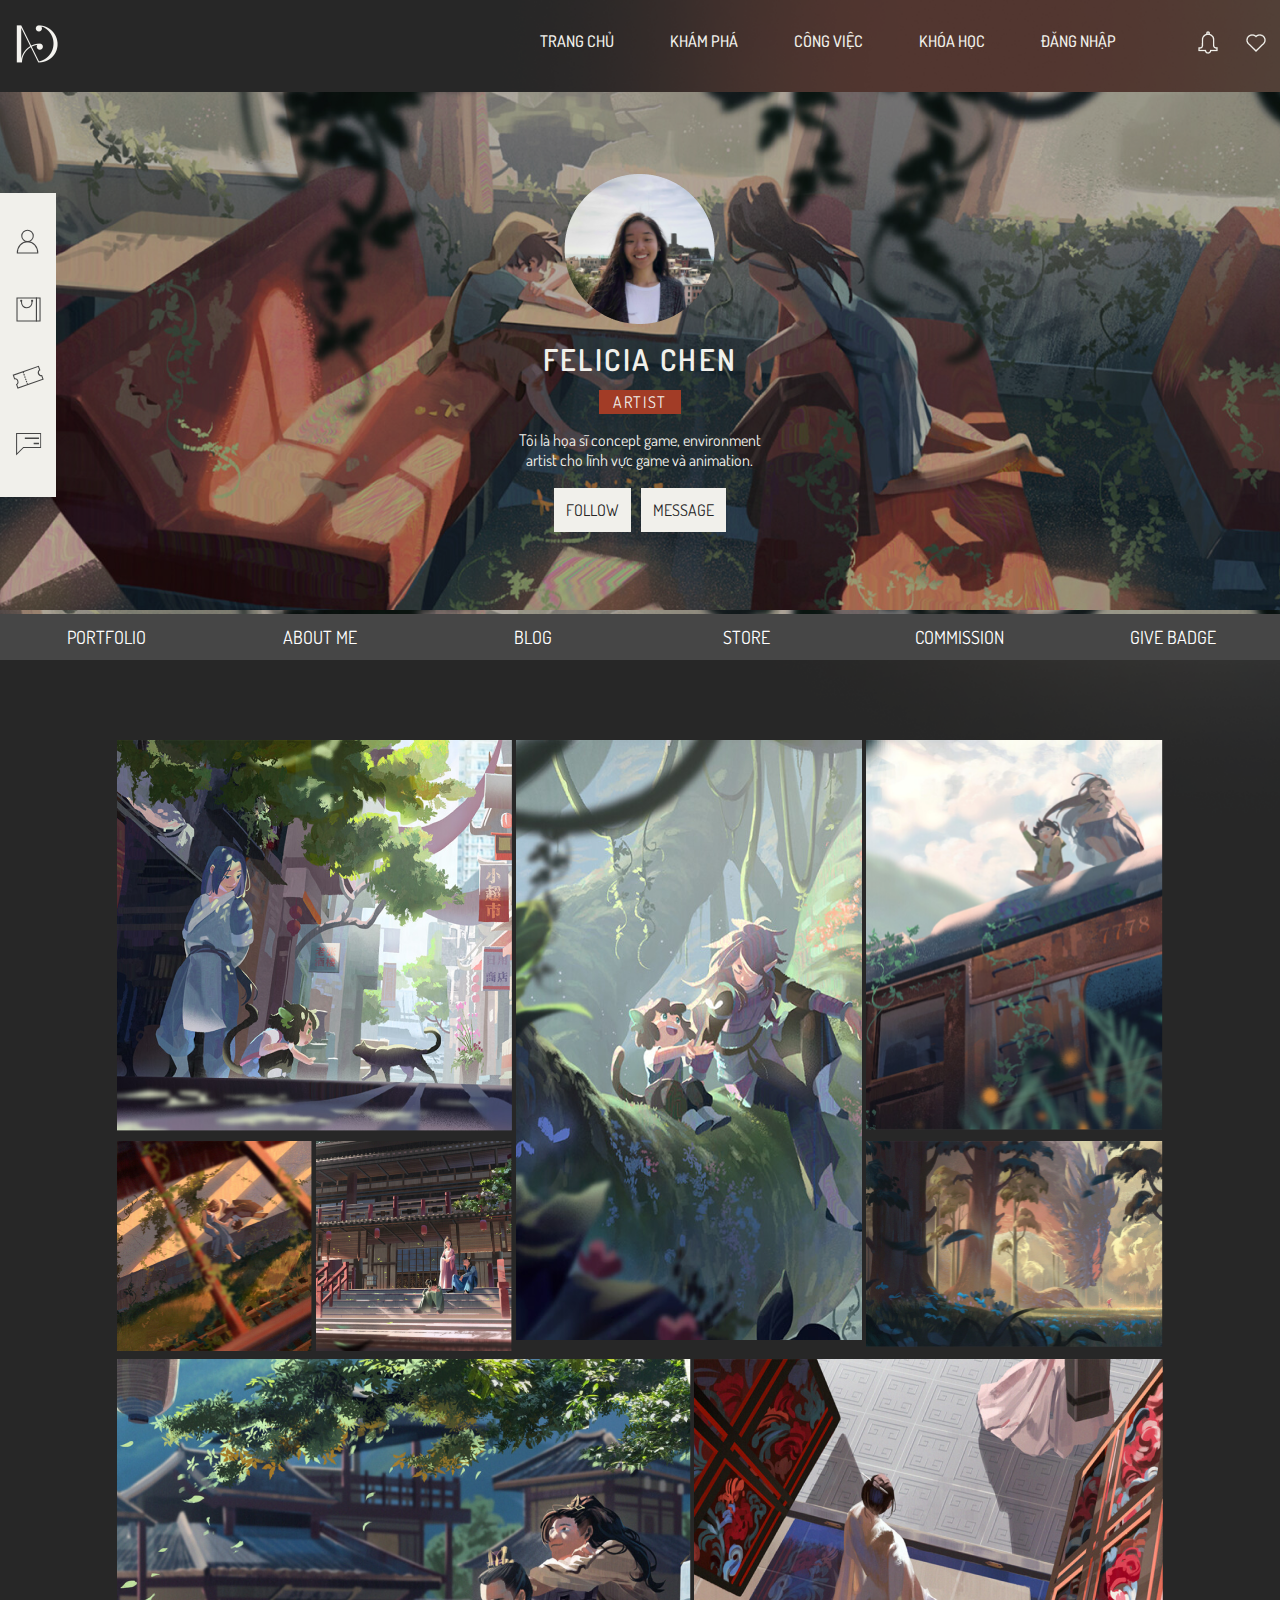
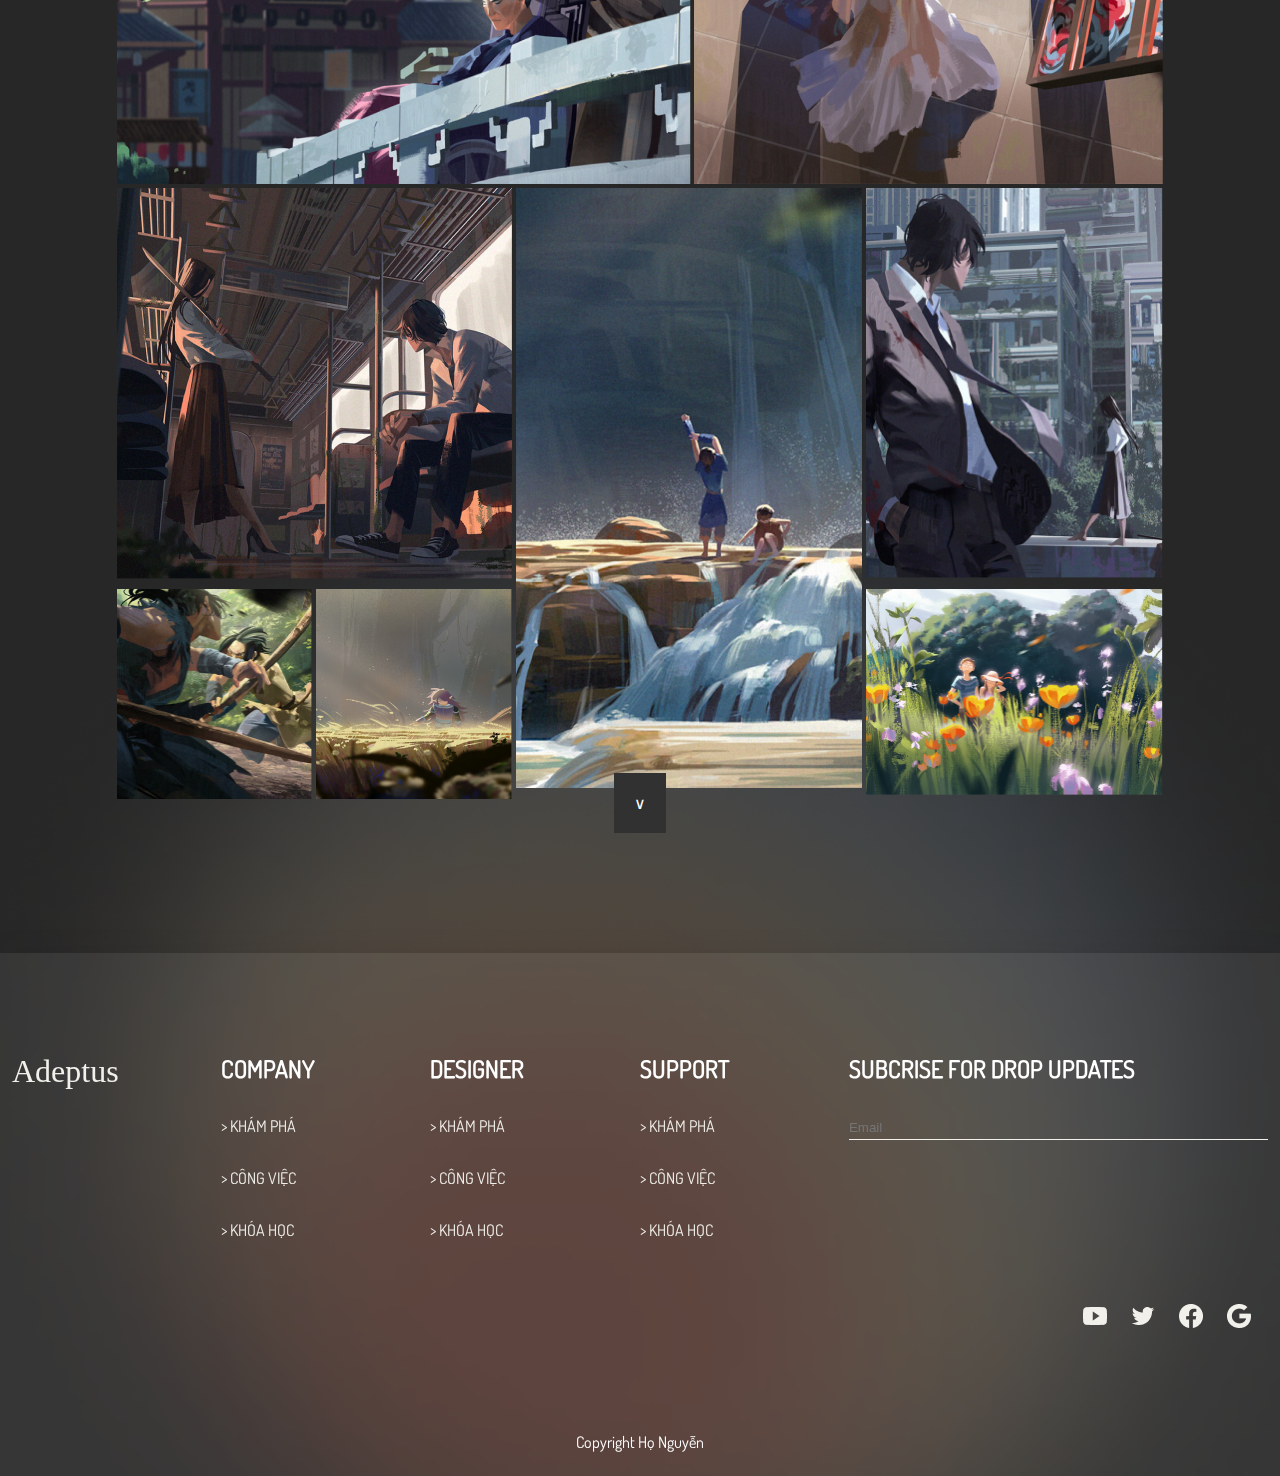
<file: canhan.html>
<!doctype html>
<html>

<head>
	<meta charset="utf-8">
	<title>Cá nhân | Adeptus</title>
	<meta name="viewport" content="width=device-width, initial-scale=1.0">
	<link rel="icon" type="image/x-icon" href="image/logo 1.png">
	<link rel="stylesheet" href="css/grid.css">
	<link rel="stylesheet" href="css/style.css">
	<link rel="stylesheet" href="css/ca-nhan.css">
	<link rel="stylesheet" href="css/responsive.css">
	<link href="https://unpkg.com/aos@2.3.1/dist/aos.css" rel="stylesheet">
	
</head>

<body>
	<div id="wrapper">
		<div class="float-button d-m-none">
			<ul>
				<li><a href="canhan.html"><img src="image/personal.svg"></a></li>
				<li><a href="#"><img src="image/cart.svg"></a></li>
				<li><a href="#"><img src="image/ticket.svg"></a></li>
				<li><a href="#"><img src="image/chatr.svg"></a></li>
			</ul>
		</div>
		<header>
			<div class="container-lg container-lg-tb on">
				<div class="row align-items-center">
					<div class="col-3 col-sm-3">
						<div class="logo">
							<a href="index.html">
								<img src="image/logo desktop.png" alt="">
							</a>
						</div>
					</div>
					<div class="col-9 col-sm-9">
						<nav class="menu" id="myLinks">
							<a href="index.html">TRANG CHỦ</a>
							<a href="khampha.html">KHÁM PHÁ</a>
							<a href="congviec.html">CÔNG VIỆC</a>
							<a href="#">KHÓA HỌC</a>
							<a href="dangnhap.html">ĐĂNG NHẬP</a>
							<ul class="right-menu row">
								<a href="#"><img src="image/noti.png" alt=""></a>
								<a href="#"><img src="image/heart.png" alt=""></a>
							</ul>
							<a href="javascript:void(0);" onclick="myFunction()" class="close d-none d-m-block">X</a>
						</nav>

						<div class="nav-mb text-sm-right">
							<a href="javascript:void(0);" onclick="myFunction()"><img src="image/navmb.png" alt=""></a>

						</div>
					</div>
				</div>
			</div>
		</header>
		<!--		main-->
		<main>
			<!--			section1-->
			<section>
				<div class="container-canhan">
					<div class="row justify-center">
						<div class="col-4">
							<div class="nen">
								<div class="canhan">
									<div class="anhcanhan">
										<img src="image/Ellipse 1.png" alt="">
									</div>
									<span class="text-30-semibold name">FELICIA CHEN</span>
									<div class="artist">ARTIST</div>

									<span class="infor-artist">Tôi là họa sĩ concept game, environment <br>artist cho
										lĩnh
										vực game và animation. </span>

									<div class="row justify-center mt-2">
										<div class="follow p-3">FOLLOW</div>
										<div class="message p-3">MESSAGE</div>
									</div>
								</div>

							</div>

						</div>
					</div>
				</div>
			</section>
			<!--			section2-->
			<section class="sub-menu">
				<div class="conatainer-fluid">
					<div class="sub-menu">
						<ul>
							<li><a href="#">PORTFOLIO</a></li>
							<li><a href="#">ABOUT ME</a></li>
							<li><a href="#">BLOG</a></li>
							<li><a href="#">STORE</a></li>
							<li><a href="#">COMMISSION</a></li>
							<li><a href="#">GIVE BADGE</a></li>
						</ul>
					</div>
				</div>
			</section>
			<!-- sub menu -->
			<section class="grid-cn">
				<div class="container container-tb">
					<div class="main-cn">
						<div class="item-cn cn-1 display-none">
							<img src="image/image 1-1.png" alt="" class="d-tb-none">
							<img src="image/image 1-1-tb.png" alt="" class="d-none d-tb-block">
						</div>
						<div class="item-cn cn-1 display-block">
							<img src="image/image 1-1-sm.png" alt="" class="d-none display-block">
						</div>
						<div class="item-cn cn-2 right-mobile display-none">
							<img src="image/image 2-1.png" alt="" class="d-tb-none display-none">
							<img src="image/image 2-1-tb.png" alt="" class=" d-none d-tb-block">
						</div>
						<div class="item-cn cn-2-sm right-mobile display-block d-none">
							<img src="image/image 2-1-sm.png" alt="">
						</div>

						<div class="item-cn cn-3 display-none">
							<img src="image/image 3-1.png" alt="" class="d-tb-none">
							<img src="image/image 3-1-tb.png" alt="" class="d-none d-tb-block">
						</div>
						<div class="item-cn cn-3 display-block">
							<img src="image/image 3-1-sm.png" alt="" class="d-none display-block">
						</div>
						<div class="item-cn cn-4 hide-mobile">
							<img src="image/image 4-1.png" alt="" class="d-tb-none">
							<img src="image/image 4-1-tb.png" alt="" class="d-tb-block d-none">
						</div>
						<div class="item-cn cn-5 hide-mobile">
							<img src="image/image 5-1.png" alt="" class="d-tb-none">
							<img src="image/image 5-1tb.png" alt="" class="d-tb-block d-none">
						</div>
						<div class="item-cn cn-6 hide-mobile">
							<img src="image/image 6-1.png" alt="" class="d-tb-none">
							<img src="image/image 6-1-tb.png" alt="" class="d-tb-block d-none">
						</div>
					</div>

					<div class="main-middle hide-mobile">
						<div class="item-middle-l">
							<img src="image/image trai.png" alt="" class="d-tb-none">
							<img src="image/image trai-tb.png" alt="" class="d-tb-block d-none">
						</div>
						<div class="item-middle-r">
							<img src="image/image phai.png" alt="" class="d-tb-none">
							<img src="image/image phai-tb.png" alt="" class="d-tb-block d-none">
						</div>
					</div>
					<div class="main-cn hide-mobile">
						<div class="item-cn cn-1">
							<img src="image/image 1-2.png" alt="" class="d-tb-none">
							<img src="image/image 1-2-tb.png" alt="" class="d-tb-block d-none">
						</div>
						<div class="item-cn cn-2">
							<img src="image/image 2-2.png" alt="" class="d-tb-none">
							<img src="image/image 2-2-tb.png" alt="" class="d-tb-block d-none">
						</div>
						<div class="item-cn cn-3">
							<img src="image/image 3-2.png" alt="" class="d-tb-none">
							<img src="image/image 3-2-tb.png" alt="" class="d-tb-block d-none">
						</div>
						<div class="item-cn cn-4">
							<img src="image/image 4-2.png" alt="" class="d-tb-none">
							<img src="image/image 4-2-tb.png" alt="" class="d-tb-block d-none">
						</div>
						<div class="item-cn cn-5">
							<img src="image/image 5-2.png" alt="" class="d-tb-none">
							<img src="image/image 5-2-tb.png" alt="" class="d-tb-block d-none">
						</div>
						<div class="item-cn cn-6">
							<img src="image/image 6-2.png" alt="" class="d-tb-none">
							<img src="image/image 6-2-tb.png" alt="" class="d-tb-block d-none">
						</div>
					</div>

				</div>
				<!-- Mobile -->
				<div class="container d-none d-m-block">
					<div class="row">
						<div class="col-12">
							<div class="canhan-card-mb">
								<img src="image/fix-mb.png" alt="" class="">
							</div>
						</div>
						<div class="col-12">
							<div class="canhan-card-mb custom-left">
								<img src="image/fix-mb2.png" alt="" class="">
							</div>
						</div>
						<div class="col-12">
							<div class="canhan-card-mb">
								<img src="image/fix-mb-3.png" alt="" class="">
							</div>
						</div>

					</div>
					<!-- Mobile -->
				
				</div>
				<div class="more">
					<a class="btn-more" href="#">&or;</a>
					<a href="#" style="text-decoration:none">&nbsp;</a>
				</div>
			</section>
		</main>
		<footer>
			<div class="container-lg container-lg-tb">
				<div class="row">
					<div class="col-2">
						<div class="logo-footer">
							<a href="#">Adeptus</a>
						</div>
					</div>
					<!-- menu -->
					<div class="col-2">
						<div class="menu-footer">
							<h2 class="text-18">COMPANY</h2>
							<ul>
								<li><a href="#">> KHÁM PHÁ</a></li>
								<li><a href="#">> CÔNG VIỆC</a></li>
								<li><a href="#">> KHÓA HỌC</a></li>
							</ul>
						</div>
					</div>
					<!-- menu -->
					<div class="col-2">
						<div class="menu-footer">
							<h2 class="text-18">DESIGNER</h2>
							<ul>
								<li><a href="#">> KHÁM PHÁ</a></li>
								<li><a href="#">> CÔNG VIỆC</a></li>
								<li><a href="#">> KHÓA HỌC</a></li>
							</ul>
						</div>
					</div>
					<!-- menu -->
					<div class="col-2">
						<div class="menu-footer">
							<h2 class="text-18">SUPPORT</h2>
							<ul>
								<li><a href="#">> KHÁM PHÁ</a></li>
								<li><a href="#">> CÔNG VIỆC</a></li>
								<li><a href="#">> KHÓA HỌC</a></li>
							</ul>
						</div>
					</div>
					<div class="col-4">
						<div class="subscrise">
							<h2 class="">SUBCRISE FOR DROP UPDATES</h2>
							<input type="emai" placeholder="Email">
						</div>
					</div>
				</div>

				<div class="row justify-end">
					<div class="col-2 col-tb-3">
						<ul class="social-icon row">
							<li><a href=""><img src="image/logo-youtube 1.png"></a></li>
							<li><a href=""><img src="image/logo-twitter 1.png"></a></li>
							<li><a href=""><img src="image/fb.png"></a></li>
							<li><a href=""><img src="image/logo-google (2) 1.png"></a></li>
						</ul>
					</div>
				</div>
			</div>
			<div class="copyright">
				Copyright Họ Nguyễn
			</div> 
		</footer>

		
	</div>

	<script src="https://unpkg.com/aos@2.3.1/dist/aos.js"></script>
	<script>
		AOS.init();
	</script>
	<!-- Menu -->
	<script>
		function myFunction() {
			var x = document.getElementById("myLinks");
			if (x.style.width === "100%") {
				x.style.width = "0";
			} else {
				x.style.width = "100%";
			}
		}
	</script>
</body>

</html>
</file>
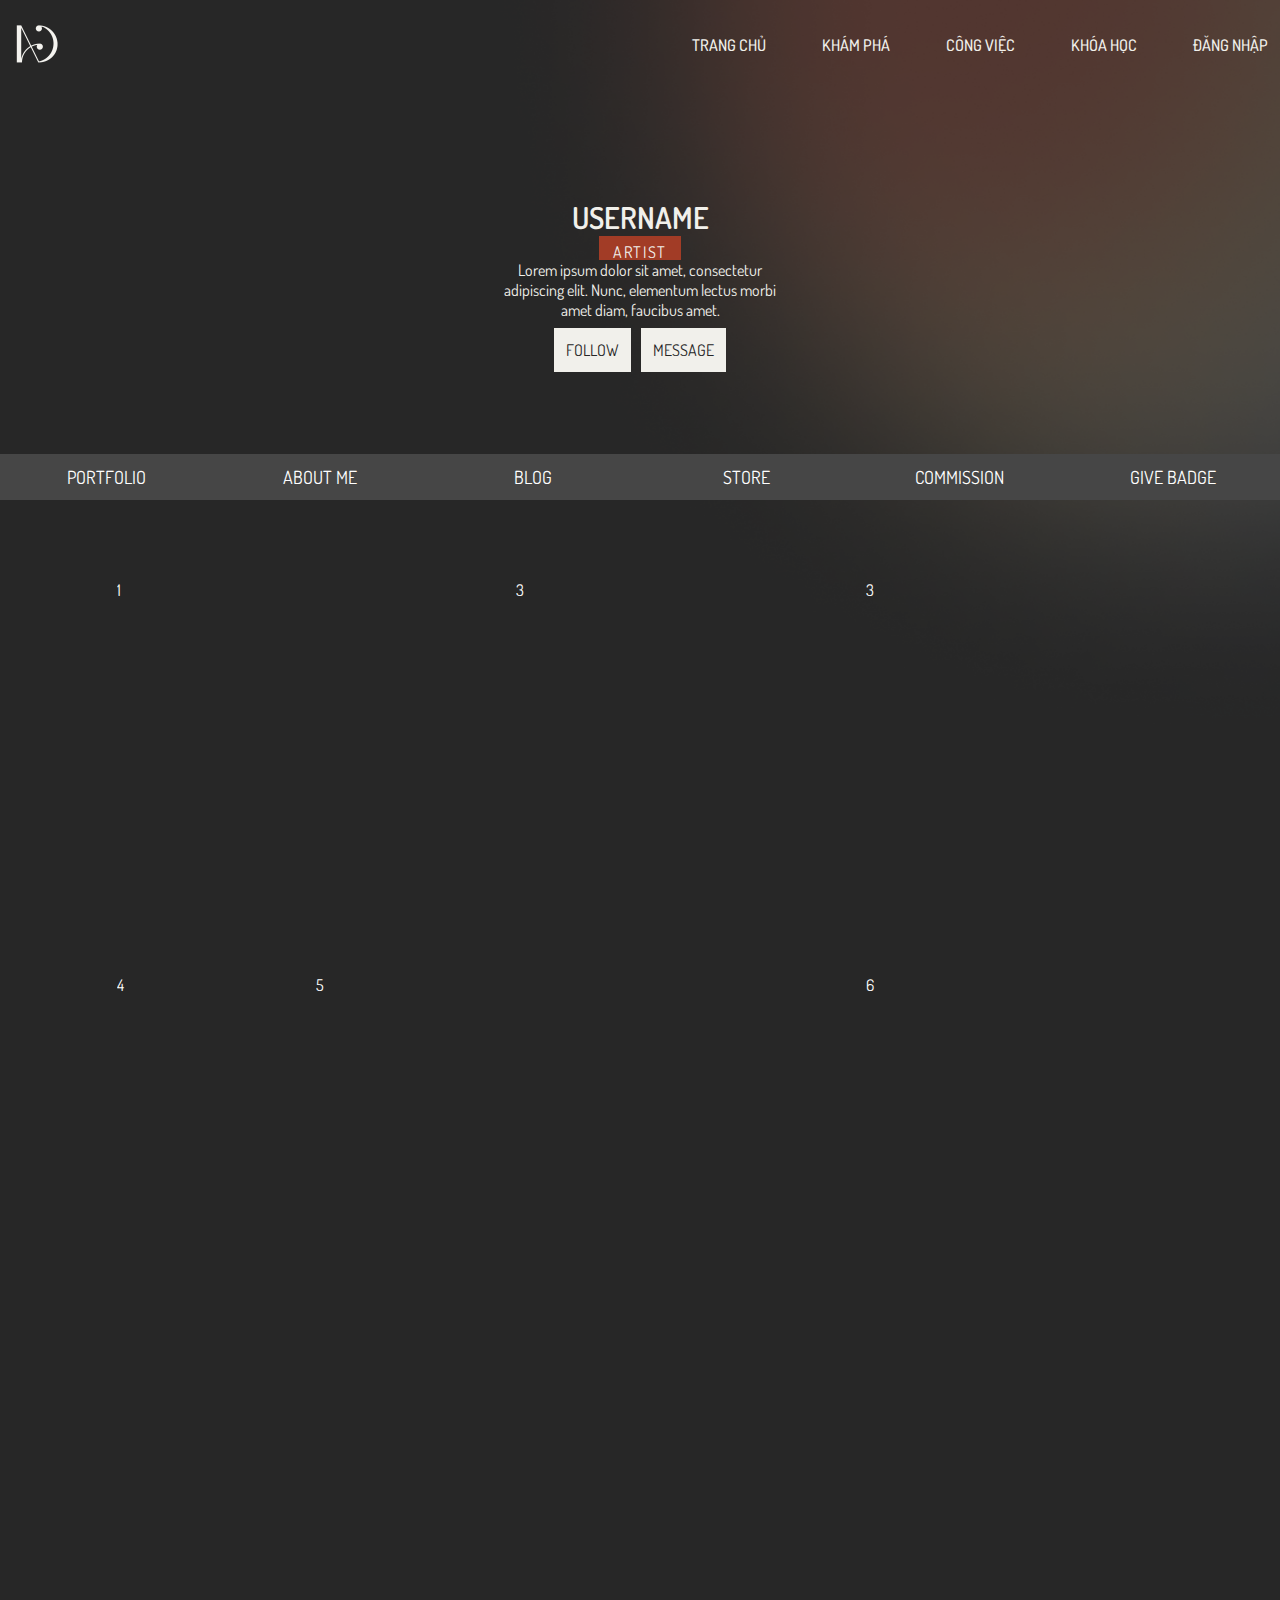
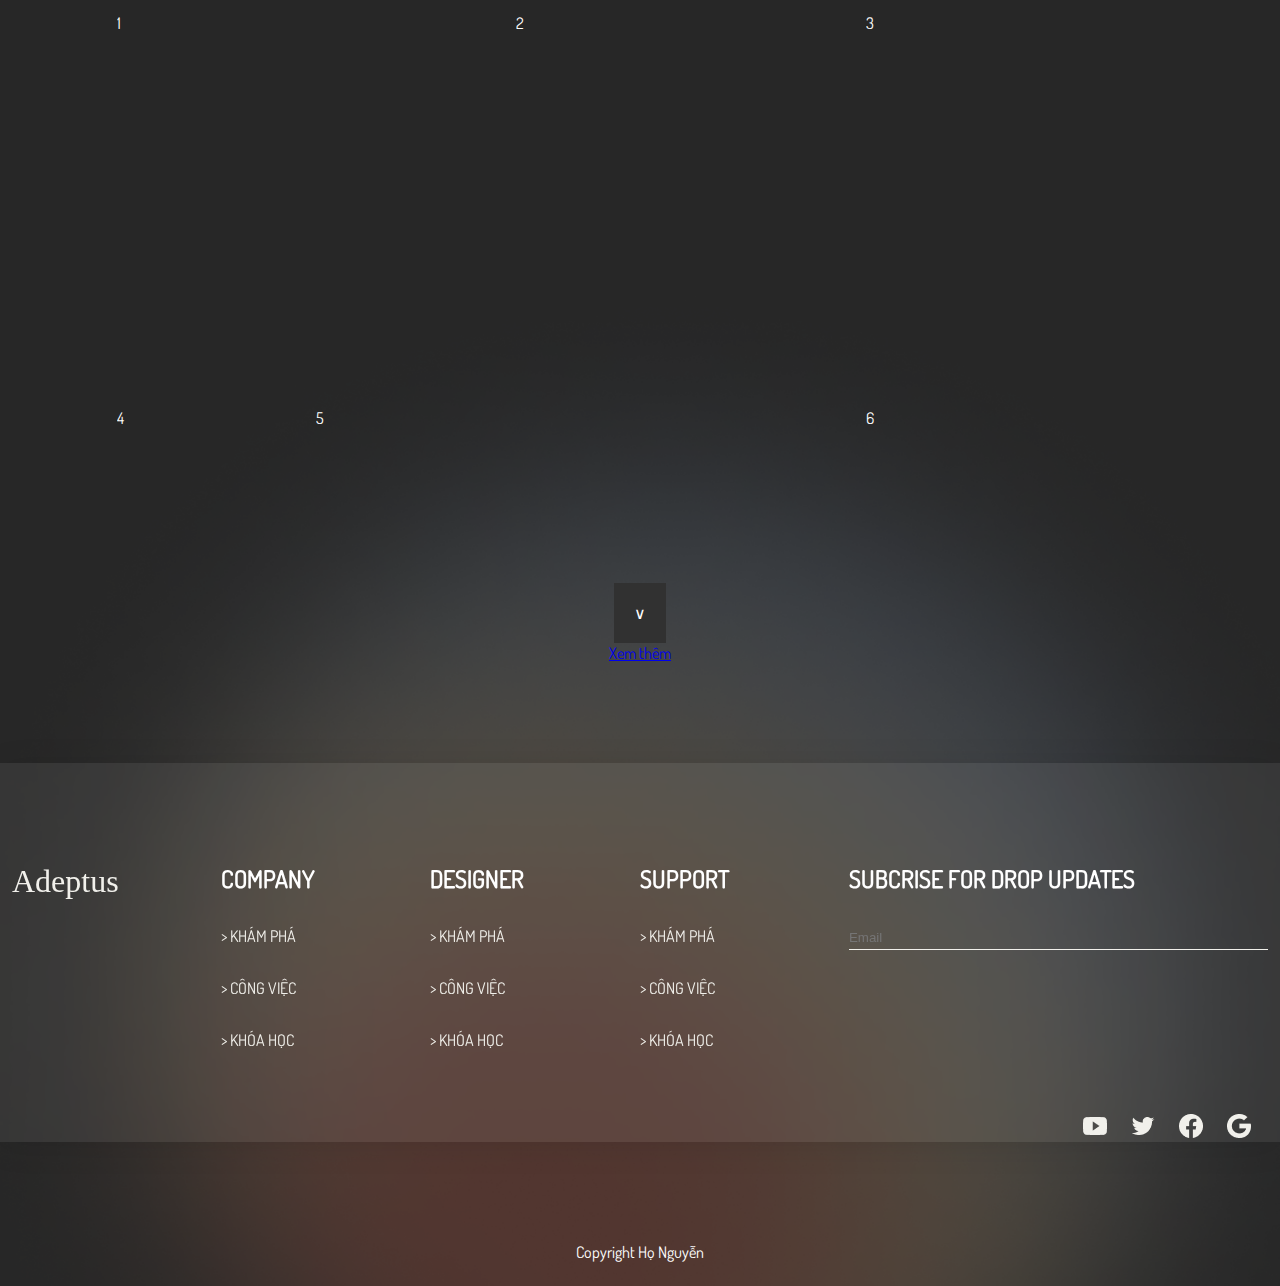
<file: CÁ NHÂN.html>
<!doctype html>
<html>
<head>
<meta charset="utf-8">
<title>Untitled Document</title>
<meta name="viewport" content="width=device-width, user-scalable=no" />
	<link rel="stylesheet" href="css/grid.css">
	<link rel="stylesheet" href="css/style.css">
	<link rel="stylesheet" href="css/ca-nhan.css">
	<link rel="stylesheet" href="css/responsive.css">
</head>

<body>
	<div id="wrapper">
		<header>
			<div class="container-lg">
				<div class="row align-items-center">
					<div class="col-3 col-sm-3">
						<div class="logo">
							<a href="index.html">
								<img src="image/logo desktop.png" alt="">
							</a>
						</div>
					</div>
					<div class="col-9 col-sm-9">
						<nav class="menu">
							<a href="#">TRANG CHỦ</a>
							<a href="#">KHÁM PHÁ</a>
							<a href="#">CÔNG VIỆC</a>
							<a href="#">KHÓA HỌC</a>
							<a href="#">ĐĂNG NHẬP</a>
						</nav>
						<div class="nav-mb text-sm-right">
							<a href=""><img src="image/navmb.png" alt=""></a>
						</div>
					</div>
				</div>
			</div>
		</header>
		<main>
<!--			section1-->
			<section>
				<div class="container">
					<div class="row justify-center">
						<div class="col-4">
							<div class="canhan">
								<div class="anhcanhan ml-104 mb-5">
								</div>
								<span class="text-30-semibold">USERNAME</span>
								<div class="artist mt-1 mb-3 ml-140 pt-1">
									ARTIST</div>
								
								<span>Lorem ipsum dolor sit amet, consectetur<br> adipiscing elit. Nunc, elementum lectus morbi<br>amet diam, faucibus amet.</span>
									<div class="row justify-center mt-2">
										<div class="follow p-3">FOLLOW</div>
										<div class="message p-3">MESSAGE</div>
									</div>
							</div>
							
						</div>
					</div>
				</div>
			</section>
<!--			section2-->
			<section class="sub-menu">
				<div class="conatainer-fluid">
					<div class="sub-menu">
						<ul>
							<li><a href="#">PORTFOLIO</a></li>
							<li><a href="#">ABOUT ME</a></li>
							<li><a href="#">BLOG</a></li>
							<li><a href="#">STORE</a></li>
							<li><a href="#">COMMISSION</a></li>
							<li><a href="#">GIVE BADGE</a></li>
						</ul>
					</div>
				</div>
			</section>
			<!-- sub menu -->
			<section class="grid-cn">
				<div class="container">
					<div class="main-cn">
						<div class="item-cn cn-1">1</div>
						<div class="item-cn cn-2 right-mobile">3</div>
						<div class="item-cn cn-3">3</div>
						<div class="item-cn cn-4 hide-mobile">4</div>
						<div class="item-cn cn-5 hide-mobile">5</div>
						<div class="item-cn cn-6 hide-mobile">6</div>
					</div>
					<div class="main-middle hide-mobile">
						<div class="item-middle-l"></div>
						<div class="item-middle-r"></div>
					</div>
					<div class="main-cn hide-mobile">
						<div class="item-cn cn-1">1</div>
						<div class="item-cn cn-2">2</div>
						<div class="item-cn cn-3">3</div>
						<div class="item-cn cn-4">4</div>
						<div class="item-cn cn-5">5</div>
						<div class="item-cn cn-6">6</div>
					</div>
				</div>
				<div class="more">
					<a class="btn-more" href="#">&or;</a>
					<a href="#">Xem thêm</a>
				</div>
			</section>
		</main>
		<footer>
			<div class="container-lg">
				<div class="row">
					<div class="col-2">
						<div class="logo-footer">
							<a href="#">Adeptus</a>
						</div>
					</div>
					<!-- menu -->
					<div class="col-2">
						<div class="menu-footer">
							<h2 class="text-18">COMPANY</h2>
							<ul>
								<li><a href="#">> KHÁM PHÁ</a></li>
								<li><a href="#">> CÔNG VIỆC</a></li>
								<li><a href="#">> KHÓA HỌC</a></li>
							</ul>
						</div>
					</div>
					<!-- menu -->
					<div class="col-2">
						<div class="menu-footer">
							<h2 class="text-18">DESIGNER</h2>
							<ul>
								<li><a href="#">> KHÁM PHÁ</a></li>
								<li><a href="#">> CÔNG VIỆC</a></li>
								<li><a href="#">> KHÓA HỌC</a></li>
							</ul>
						</div>
					</div>
					<!-- menu -->
					<div class="col-2">
						<div class="menu-footer">
							<h2 class="text-18">SUPPORT</h2>
							<ul>
								<li><a href="#">> KHÁM PHÁ</a></li>
								<li><a href="#">> CÔNG VIỆC</a></li>
								<li><a href="#">> KHÓA HỌC</a></li>
							</ul>
						</div>
					</div>
					<div class="col-4">
						<div class="subscrise">
							<h2 class="">SUBCRISE FOR DROP UPDATES</h2>
							<input type="emai" placeholder="Email">
						</div>
					</div>
				</div>
	
				<div class="row justify-end">
					<div class="col-2">
						<ul class="social-icon row">
							<li><a href=""><img src="image/logo-youtube 1.png"></a></li>
							<li><a href=""><img src="image/logo-twitter 1.png"></a></li>
							<li><a href=""><img src="image/fb.png"></a></li>
							<li><a href=""><img src="image/logo-google (2) 1.png"></a></li>
						</ul>
					</div>
				</div>
			</div>
		</footer>
	
		<div class="copyright">
			Copyright Họ Nguyễn
		</div>
	</div>
</body>
</html>
</file>
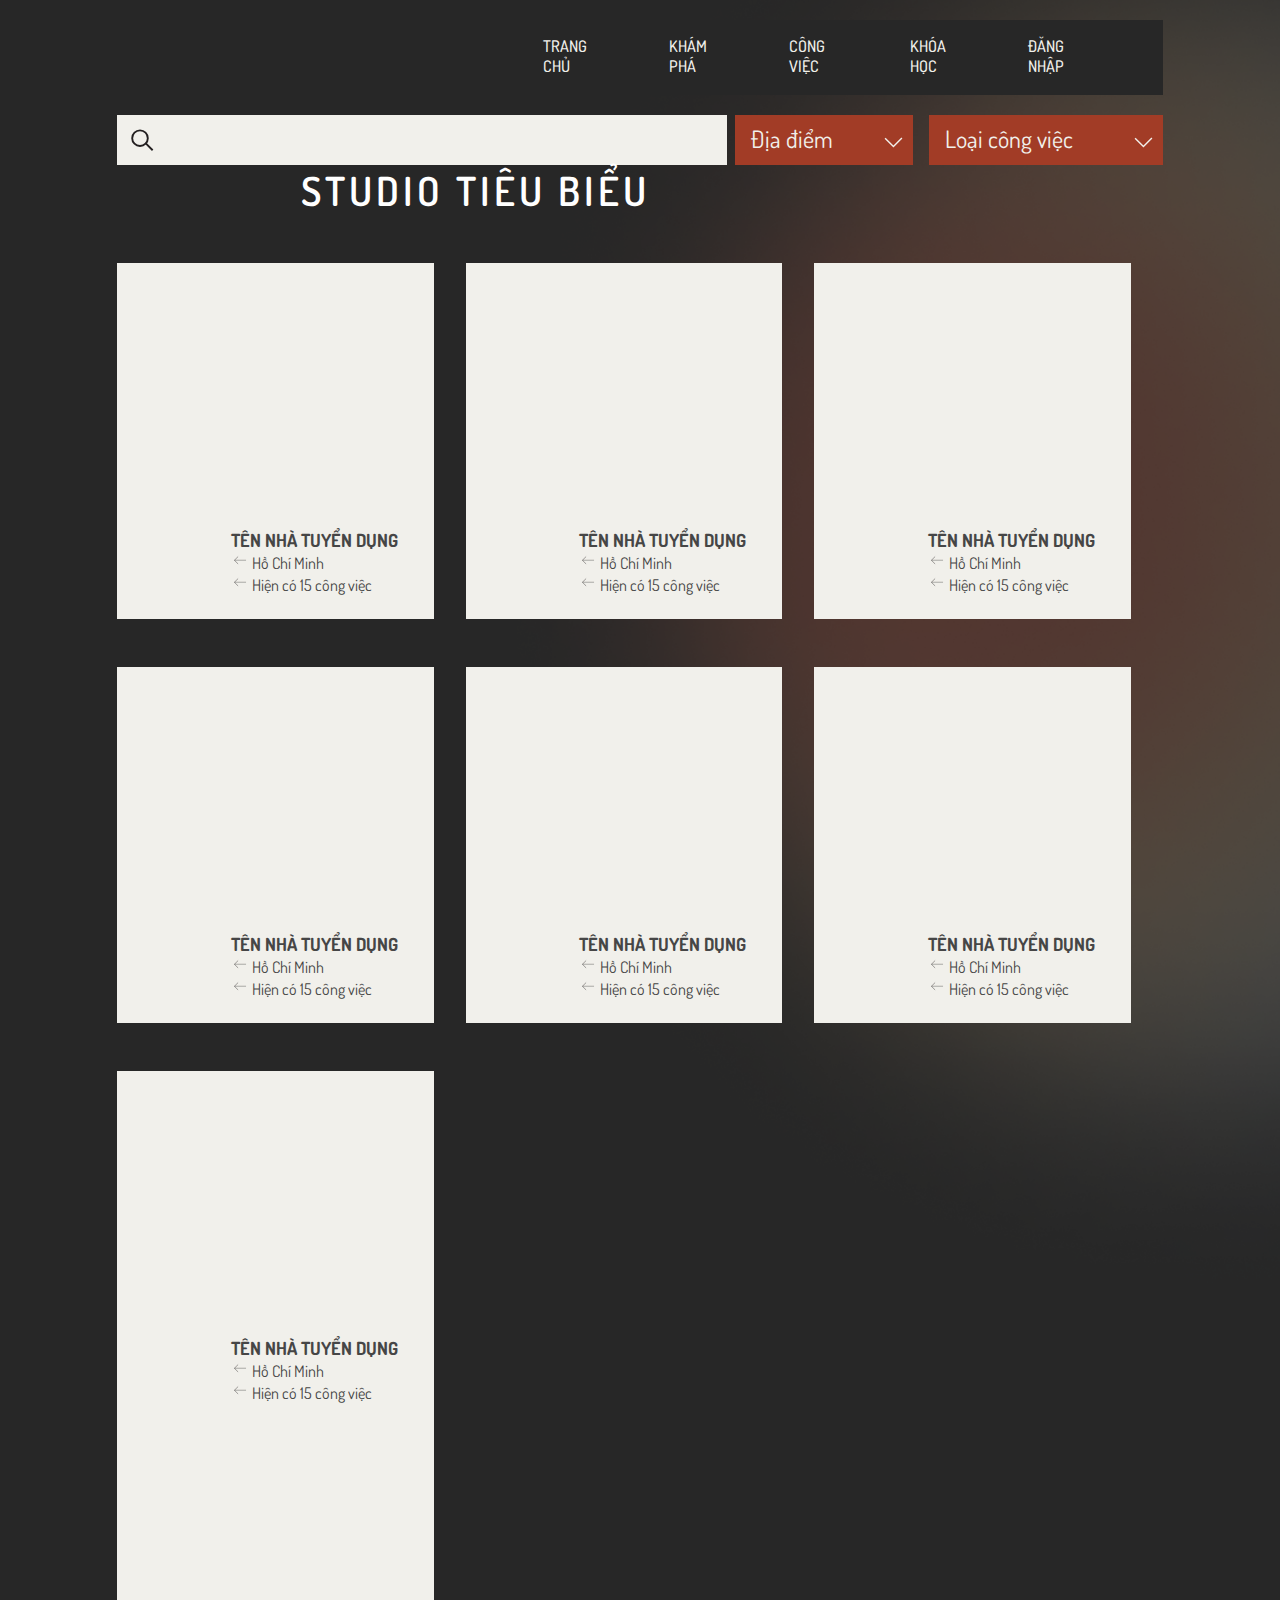
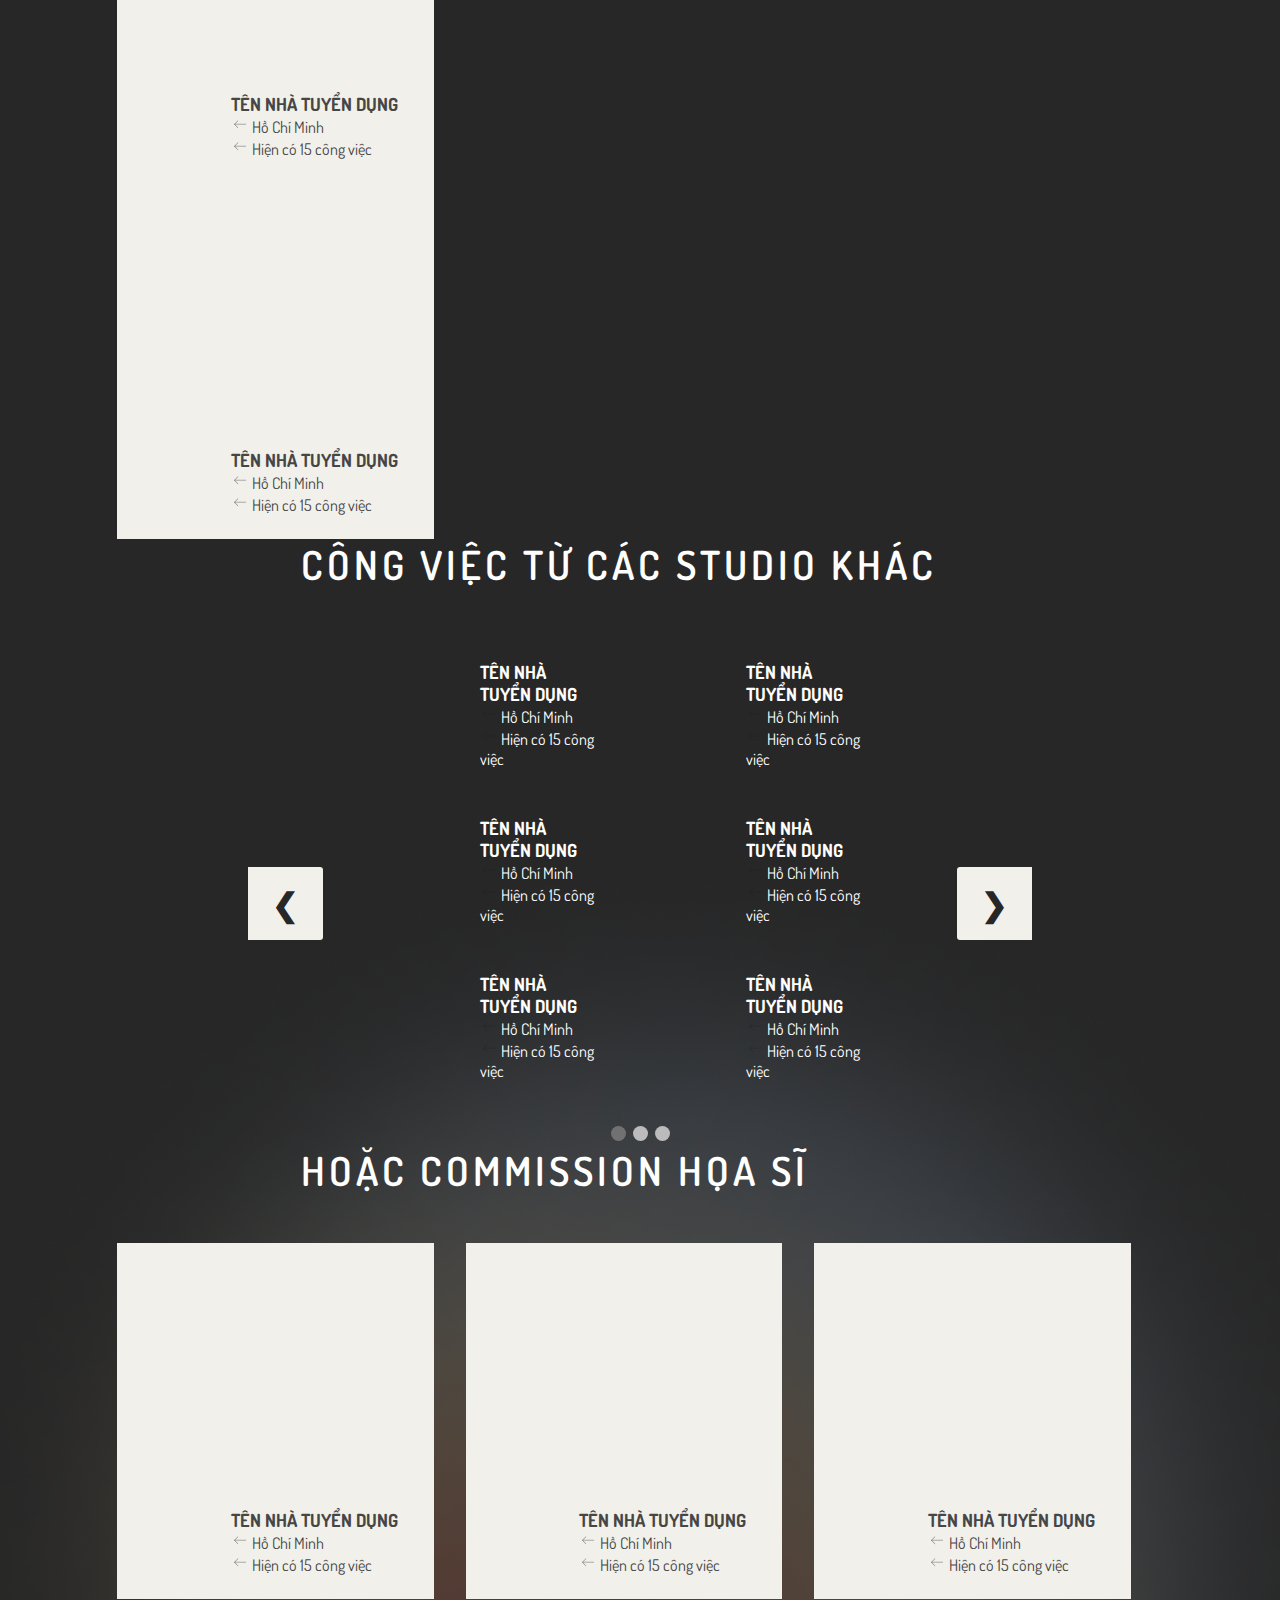
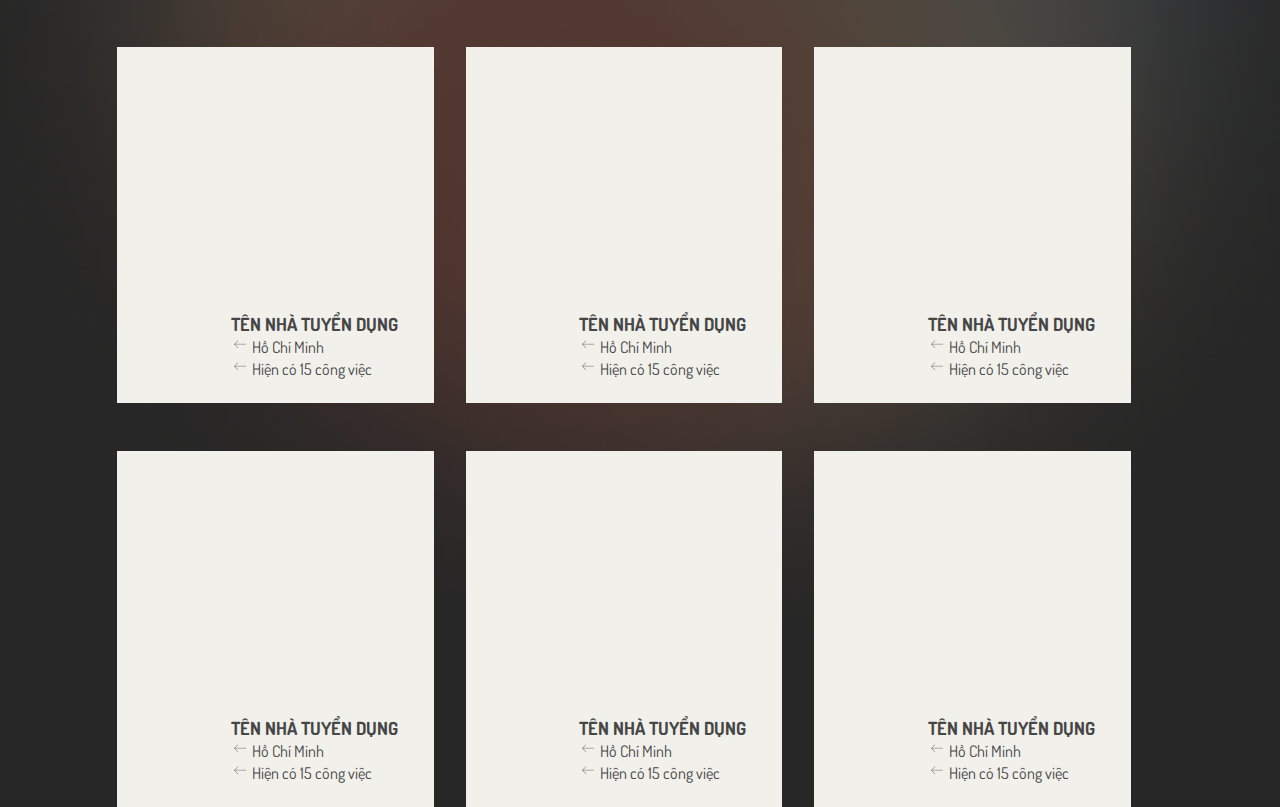
<file: CÔNG VIỆC.html>
<!doctype html>
<html>
<head>
<meta charset="utf-8">
<title>Untitled Document</title>
	<link rel="stylesheet" href="css/grid.css">
	<link rel="stylesheet" href="css/style.css">
</head>

<body>
	<div id="wrapper">
		<header>
			<div class="container">
				<div class="row bg-primary pl-11 pr-11">
					<div class="col-4">
						<div class="logo"></div>
					</div>
					<div class="col-8">
						<div class="menu pt-4 pb-4">
							<nav class="menu">
								<a href="#">TRANG CHỦ</a>
								<a href="#">KHÁM PHÁ</a>
								<a href="#">CÔNG VIỆC</a>
								<a href="#">KHÓA HỌC</a>
								<a href="#">ĐĂNG NHẬP</a>
							</nav>
						</div>
					</div>
				</div>	
			</div>
		</header>
<!--		main-->
		<main>
<!--			section1-->
			<section class="section1">
				<div class="container">
					<div class="row pl-11 pr-11">
						<div class="col-12">
							<div class="banner"></div>
						</div>
					</div>
				</div>
			</section>
<!--			section2-->
			<section>
				<div class="container">
					<div class="row">
						<div class="col-7">
							<div class="find1 p-20">
								<img src="image/icontimkiem-02.svg" width="32px" alt="">
							</div>
						</div>
						<div class="col-5 pl-2">
							<div class="row">
							<div class="col-5">
								<div class="button1 pl-2">
								<a href="#"><span class="text-24">
									<div class="row justify-between align-center p-2">
										<div class="text-button">Địa điểm</div>
										<div class="icon-button pt-1">
											<img src="image/icon-02.svg"  width="24px" height="24px" alt="">
										</div>
									</div>
								</span></a>
								</div>
							</div>
								<div class="col-7 pl-4">
									<div class="button2 pl-2">
								<a href="#"><span class="text-24">
									<div class="row justify-between align-center p-2">
										<div class="text-button">Loại công việc</div>
										<div class="icon-button pt-1">
											<img src="image/icon-02.svg"  width="24px" height="24px" alt="">
										</div>
									</div>
								</span></a>
								</div>
								</div>
							</div>
						</div>
					</div>
				</div>
			</section>
<!--			section3-->
			<section>
				<div class="container">
					<span style="font-family: dosis-semibold" class="pl-184 h4">STUDIO TIÊU BIỂU</span>
					<div class="row pt-9" style="align:center">
						<div class="col-4 pr-6">
							<div class="card">
								<div class="img-card">
								</div>
								<div class="card1 p-5">
									<div class="row align-items-center">
										<div class="col-4">
											<div class="cty">
											</div>
										</div>
										<div class="col-8">
											<div class="text-cty align-end">
												<div class="text-head-card">
												<span class="text-18-bold">TÊN NHÀ TUYỂN DỤNG</span></div>
												<div class="diadiem">
												 	<img src="image/icon1-03.svg"  width="18px" height="18px" alt="">
													 <span class="text-16-rg">Hồ Chí Minh</span>
												</div>
												<div class="congviec">
												 	<img src="image/icon1-03.svg"  width="18px" height="18px" alt="">
													<span class="text-16-rg">Hiện có 15 công việc</span>
												</div>
											</div>
										</div>
									</div>
								</div>
							</div>
						</div>
						<div class="col-4 pr-6">
							<div class="card">
								<div class="img-card">
								</div>
								<div class="card1 p-5">
									<div class="row align-items-center">
										<div class="col-4">
											<div class="cty">
											</div>
										</div>
										<div class="col-8">
											<div class="text-cty align-end">
												<div class="text-head-card">
												<span class="text-18-bold">TÊN NHÀ TUYỂN DỤNG</span></div>
												<div class="diadiem">
												 	<img src="image/icon1-03.svg"  width="18px" height="18px" alt="">
													 <span class="text-16-rg">Hồ Chí Minh</span>
												</div>
												<div class="congviec">
												 	<img src="image/icon1-03.svg"  width="18px" height="18px" alt="">
													<span class="text-16-rg">Hiện có 15 công việc</span>
												</div>
											</div>
										</div>
									</div>
								</div>
							</div>
						</div>
						<div class="col-4 pr-6">
							<div class="card">
								<div class="img-card">
								</div>
								<div class="card1 p-5">
									<div class="row align-items-center">
										<div class="col-4">
											<div class="cty">
											</div>
										</div>
										<div class="col-8">
											<div class="text-cty align-end">
												<div class="text-head-card">
												<span class="text-18-bold">TÊN NHÀ TUYỂN DỤNG</span></div>
												<div class="diadiem">
												 	<img src="image/icon1-03.svg"  width="18px" height="18px" alt="">
													 <span class="text-16-rg">Hồ Chí Minh</span>
												</div>
												<div class="congviec">
												 	<img src="image/icon1-03.svg"  width="18px" height="18px" alt="">
													<span class="text-16-rg">Hiện có 15 công việc</span>
												</div>
											</div>
										</div>
									</div>
								</div>
							</div>
						</div>
					</div>
					<div class="row pt-9" style="align:center">
						<div class="col-4 pr-6">
							<div class="card">
								<div class="img-card">
								</div>
								<div class="card1 p-5">
									<div class="row align-items-center">
										<div class="col-4">
											<div class="cty">
											</div>
										</div>
										<div class="col-8">
											<div class="text-cty align-end">
												<div class="text-head-card">
												<span class="text-18-bold">TÊN NHÀ TUYỂN DỤNG</span></div>
												<div class="diadiem">
												 	<img src="image/icon1-03.svg"  width="18px" height="18px" alt="">
													 <span class="text-16-rg">Hồ Chí Minh</span>
												</div>
												<div class="congviec">
												 	<img src="image/icon1-03.svg"  width="18px" height="18px" alt="">
													<span class="text-16-rg">Hiện có 15 công việc</span>
												</div>
											</div>
										</div>
									</div>
								</div>
							</div>
						</div>
						<div class="col-4 pr-6">
							<div class="card">
								<div class="img-card">
								</div>
								<div class="card1 p-5">
									<div class="row align-items-center">
										<div class="col-4">
											<div class="cty">
											</div>
										</div>
										<div class="col-8">
											<div class="text-cty align-end">
												<div class="text-head-card">
												<span class="text-18-bold">TÊN NHÀ TUYỂN DỤNG</span></div>
												<div class="diadiem">
												 	<img src="image/icon1-03.svg"  width="18px" height="18px" alt="">
													 <span class="text-16-rg">Hồ Chí Minh</span>
												</div>
												<div class="congviec">
												 	<img src="image/icon1-03.svg"  width="18px" height="18px" alt="">
													<span class="text-16-rg">Hiện có 15 công việc</span>
												</div>
											</div>
										</div>
									</div>
								</div>
							</div>
						</div>
						<div class="col-4 pr-6">
							<div class="card">
								<div class="img-card">
								</div>
								<div class="card1 p-5">
									<div class="row align-items-center">
										<div class="col-4">
											<div class="cty">
											</div>
										</div>
										<div class="col-8">
											<div class="text-cty align-end">
												<div class="text-head-card">
												<span class="text-18-bold">TÊN NHÀ TUYỂN DỤNG</span></div>
												<div class="diadiem">
												 	<img src="image/icon1-03.svg"  width="18px" height="18px" alt="">
													 <span class="text-16-rg">Hồ Chí Minh</span>
												</div>
												<div class="congviec">
												 	<img src="image/icon1-03.svg"  width="18px" height="18px" alt="">
													<span class="text-16-rg">Hiện có 15 công việc</span>
												</div>
											</div>
										</div>
									</div>
								</div>
							</div>
						</div>
					</div>
					<div class="row184 pt-9" style="align:center">
						<div class="col-4 pr-6">
							<div class="card">
								<div class="img-card">
								</div>
								<div class="card1 p-5">
									<div class="row align-items-center">
										<div class="col-4">
											<div class="cty">
											</div>
										</div>
										<div class="col-8">
											<div class="text-cty align-end">
												<div class="text-head-card">
												<span class="text-18-bold">TÊN NHÀ TUYỂN DỤNG</span></div>
												<div class="diadiem">
												 	<img src="image/icon1-03.svg"  width="18px" height="18px" alt="">
													 <span class="text-16-rg">Hồ Chí Minh</span>
												</div>
												<div class="congviec">
												 	<img src="image/icon1-03.svg"  width="18px" height="18px" alt="">
													<span class="text-16-rg">Hiện có 15 công việc</span>
												</div>
											</div>
										</div>
									</div>
								</div>
							</div>
						</div>
						<div class="col-4 pr-6">
							<div class="card">
								<div class="img-card">
								</div>
								<div class="card1 p-5">
									<div class="row align-items-center">
										<div class="col-4">
											<div class="cty">
											</div>
										</div>
										<div class="col-8">
											<div class="text-cty align-end">
												<div class="text-head-card">
												<span class="text-18-bold">TÊN NHÀ TUYỂN DỤNG</span></div>
												<div class="diadiem">
												 	<img src="image/icon1-03.svg"  width="18px" height="18px" alt="">
													 <span class="text-16-rg">Hồ Chí Minh</span>
												</div>
												<div class="congviec">
												 	<img src="image/icon1-03.svg"  width="18px" height="18px" alt="">
													<span class="text-16-rg">Hiện có 15 công việc</span>
												</div>
											</div>
										</div>
									</div>
								</div>
							</div>
						</div>
						<div class="col-4 pr-6">
							<div class="card">
								<div class="img-card">
								</div>
								<div class="card1 p-5">
									<div class="row align-items-center">
										<div class="col-4">
											<div class="cty">
											</div>
										</div>
										<div class="col-8">
											<div class="text-cty align-end">
												<div class="text-head-card">
												<span class="text-18-bold">TÊN NHÀ TUYỂN DỤNG</span></div>
												<div class="diadiem">
												 	<img src="image/icon1-03.svg"  width="18px" height="18px" alt="">
													 <span class="text-16-rg">Hồ Chí Minh</span>
												</div>
												<div class="congviec">
												 	<img src="image/icon1-03.svg"  width="18px" height="18px" alt="">
													<span class="text-16-rg">Hiện có 15 công việc</span>
												</div>
											</div>
										</div>
									</div>
								</div>
							</div>
						</div>
					</div>
				</div>
			</section>
<!--				section4-->
			<section>
						<div class="container">
						<span style="font-family: dosis-semibold" class="pl-184 h4">CÔNG VIỆC TỪ CÁC STUDIO KHÁC</span>
 						 <!-- Kết hợp hình ảnh và nội dung cho mội phần tử trong slideshow-->
						<div class="slideshow-container1 pt-9">
   						<div class="mySlides1 fade1">
							<div class="container align-center">
     						<div class="row">
								<div class="col-2"></div>
								<div class="col-4 pr-6 ml-3">
									<div class="card2 p-5">
										<div class="row align-items-center">
									<div class="col-4">
										<div class="cty">
										</div>
									</div>
											<div class="col-8">
												<div class="text-cty align-end">
													<div class="text-head-card">
													<span class="text-18-bold">TÊN NHÀ TUYỂN DỤNG</span></div>
													<div class="diadiem">
														<img src="image/icon1-03.svg"  width="18px" height="18px" alt="">
														<span class="text-16-rg">Hồ Chí Minh</span>
													</div>
													<div class="congviec">
														 <img src="image/icon1-03.svg"  width="18px" height="18px" alt="">
														<span class="text-16-rg">Hiện có 15 công việc</span>
													</div>
												</div>
											</div>
										</div>
									</div>
								</div>
								<div class="col-4 pr-6 ml-3">
									<div class="card2 p-5">
										<div class="row align-items-center">
									<div class="col-4">
										<div class="cty">
										</div>
									</div>
											<div class="col-8">
												<div class="text-cty align-end">
													<div class="text-head-card">
													<span class="text-18-bold">TÊN NHÀ TUYỂN DỤNG</span></div>
													<div class="diadiem">
														<img src="image/icon1-03.svg"  width="18px" height="18px" alt="">
														<span class="text-16-rg">Hồ Chí Minh</span>
													</div>
													<div class="congviec">
														 <img src="image/icon1-03.svg"  width="18px" height="18px" alt="">
														<span class="text-16-rg">Hiện có 15 công việc</span>
													</div>
												</div>
											</div>
										</div>
									</div>
								</div>
								<div class="col-2"></div>
							</div>
							<div class="row">
								<div class="col-2"></div>
								<div class="col-4 pr-6 ml-3">
									<div class="card2 p-5">
										<div class="row align-items-center">
									<div class="col-4">
										<div class="cty">
										</div>
									</div>
											<div class="col-8">
												<div class="text-cty align-end">
													<div class="text-head-card">
													<span class="text-18-bold">TÊN NHÀ TUYỂN DỤNG</span></div>
													<div class="diadiem">
														<img src="image/icon1-03.svg"  width="18px" height="18px" alt="">
														<span class="text-16-rg">Hồ Chí Minh</span>
													</div>
													<div class="congviec">
														 <img src="image/icon1-03.svg"  width="18px" height="18px" alt="">
														<span class="text-16-rg">Hiện có 15 công việc</span>
													</div>
												</div>
											</div>
										</div>
									</div>
								</div>
								<div class="col-4 pr-6 ml-3">
									<div class="card2 p-5">
										<div class="row align-items-center">
									<div class="col-4">
										<div class="cty">
										</div>
									</div>
											<div class="col-8">
												<div class="text-cty align-end">
													<div class="text-head-card">
													<span class="text-18-bold">TÊN NHÀ TUYỂN DỤNG</span></div>
													<div class="diadiem">
														<img src="image/icon1-03.svg"  width="18px" height="18px" alt="">
														<span class="text-16-rg">Hồ Chí Minh</span>
													</div>
													<div class="congviec">
														 <img src="image/icon1-03.svg"  width="18px" height="18px" alt="">
														<span class="text-16-rg">Hiện có 15 công việc</span>
													</div>
												</div>
											</div>
										</div>
									</div>
								</div>
								<div class="col-2"></div>
							</div>
							<div class="row">
								<div class="col-2"></div>
								<div class="col-4 pr-6 ml-3">
									<div class="card2 p-5">
										<div class="row align-items-center">
									<div class="col-4">
										<div class="cty">
										</div>
									</div>
											<div class="col-8">
												<div class="text-cty align-end">
													<div class="text-head-card">
													<span class="text-18-bold">TÊN NHÀ TUYỂN DỤNG</span></div>
													<div class="diadiem">
														<img src="image/icon1-03.svg"  width="18px" height="18px" alt="">
														<span class="text-16-rg">Hồ Chí Minh</span>
													</div>
													<div class="congviec">
														 <img src="image/icon1-03.svg"  width="18px" height="18px" alt="">
														<span class="text-16-rg">Hiện có 15 công việc</span>
													</div>
												</div>
											</div>
										</div>
									</div>
								</div>
								<div class="col-4 pr-6 ml-3">
									<div class="card2 p-5">
										<div class="row align-items-center">
									<div class="col-4">
										<div class="cty">
										</div>
									</div>
											<div class="col-8">
												<div class="text-cty align-end">
													<div class="text-head-card">
													<span class="text-18-bold">TÊN NHÀ TUYỂN DỤNG</span></div>
													<div class="diadiem">
														<img src="image/icon1-03.svg"  width="18px" height="18px" alt="">
														<span class="text-16-rg">Hồ Chí Minh</span>
													</div>
													<div class="congviec">
														 <img src="image/icon1-03.svg"  width="18px" height="18px" alt="">
														<span class="text-16-rg">Hiện có 15 công việc</span>
													</div>
												</div>
											</div>
										</div>
									</div>
								</div>
								<div class="col-2"></div>
							</div>
						</div>
	 					</div>     
 						<div class="mySlides1 fade1">
							<div class="container">
     						<div class="row">
								<div class="col-2"></div>
								<div class="col-4 pr-6 ml-3">
									<div class="card2 p-5">
										<div class="row align-items-center">
									<div class="col-4">
										<div class="cty">
										</div>
									</div>
											<div class="col-8">
												<div class="text-cty align-end">
													<div class="text-head-card">
													<span class="text-18-bold">TÊN NHÀ TUYỂN DỤNG</span></div>
													<div class="diadiem">
														<img src="image/icon1-03.svg"  width="18px" height="18px" alt="">
														<span class="text-16-rg">Hồ Chí Minh</span>
													</div>
													<div class="congviec">
														 <img src="image/icon1-03.svg"  width="18px" height="18px" alt="">
														<span class="text-16-rg">Hiện có 15 công việc</span>
													</div>
												</div>
											</div>
										</div>
									</div>
								</div>
								<div class="col-4 pr-6 ml-3">
									<div class="card2 p-5">
										<div class="row align-items-center">
									<div class="col-4">
										<div class="cty">
										</div>
									</div>
											<div class="col-8">
												<div class="text-cty align-end">
													<div class="text-head-card">
													<span class="text-18-bold">TÊN NHÀ TUYỂN DỤNG</span></div>
													<div class="diadiem">
														<img src="image/icon1-03.svg"  width="18px" height="18px" alt="">
														<span class="text-16-rg">Hồ Chí Minh</span>
													</div>
													<div class="congviec">
														 <img src="image/icon1-03.svg"  width="18px" height="18px" alt="">
														<span class="text-16-rg">Hiện có 15 công việc</span>
													</div>
												</div>
											</div>
										</div>
									</div>
								</div>
								<div class="col-2"></div>
							</div>
							<div class="row">
								<div class="col-2"></div>
								<div class="col-4 pr-6 ml-3">
									<div class="card2 p-5">
										<div class="row align-items-center">
									<div class="col-4">
										<div class="cty">
										</div>
									</div>
											<div class="col-8">
												<div class="text-cty align-end">
													<div class="text-head-card">
													<span class="text-18-bold">TÊN NHÀ TUYỂN DỤNG</span></div>
													<div class="diadiem">
														<img src="image/icon1-03.svg"  width="18px" height="18px" alt="">
														<span class="text-16-rg">Hồ Chí Minh</span>
													</div>
													<div class="congviec">
														 <img src="image/icon1-03.svg"  width="18px" height="18px" alt="">
														<span class="text-16-rg">Hiện có 15 công việc</span>
													</div>
												</div>
											</div>
										</div>
									</div>
								</div>
								<div class="col-4 pr-6 ml-3">
									<div class="card2 p-5">
										<div class="row align-items-center">
									<div class="col-4">
										<div class="cty">
										</div>
									</div>
											<div class="col-8">
												<div class="text-cty align-end">
													<div class="text-head-card">
													<span class="text-18-bold">TÊN NHÀ TUYỂN DỤNG</span></div>
													<div class="diadiem">
														<img src="image/icon1-03.svg"  width="18px" height="18px" alt="">
														<span class="text-16-rg">Hồ Chí Minh</span>
													</div>
													<div class="congviec">
														 <img src="image/icon1-03.svg"  width="18px" height="18px" alt="">
														<span class="text-16-rg">Hiện có 15 công việc</span>
													</div>
												</div>
											</div>
										</div>
									</div>
								</div>
								<div class="col-2"></div>
							</div>
							<div class="row">
								<div class="col-2"></div>
								<div class="col-4 pr-6 ml-3">
									<div class="card2 p-5">
										<div class="row align-items-center">
									<div class="col-4">
										<div class="cty">
										</div>
									</div>
											<div class="col-8">
												<div class="text-cty align-end">
													<div class="text-head-card">
													<span class="text-18-bold">TÊN NHÀ TUYỂN DỤNG</span></div>
													<div class="diadiem">
														<img src="image/icon1-03.svg"  width="18px" height="18px" alt="">
														<span class="text-16-rg">Hồ Chí Minh</span>
													</div>
													<div class="congviec">
														 <img src="image/icon1-03.svg"  width="18px" height="18px" alt="">
														<span class="text-16-rg">Hiện có 15 công việc</span>
													</div>
												</div>
											</div>
										</div>
									</div>
								</div>
								<div class="col-4 pr-6 ml-3">
									<div class="card2 p-5">
										<div class="row align-items-center">
									<div class="col-4">
										<div class="cty">
										</div>
									</div>
											<div class="col-8">
												<div class="text-cty align-end">
													<div class="text-head-card">
													<span class="text-18-bold">TÊN NHÀ TUYỂN DỤNG</span></div>
													<div class="diadiem">
														<img src="image/icon1-03.svg"  width="18px" height="18px" alt="">
														<span class="text-16-rg">Hồ Chí Minh</span>
													</div>
													<div class="congviec">
														 <img src="image/icon1-03.svg"  width="18px" height="18px" alt="">
														<span class="text-16-rg">Hiện có 15 công việc</span>
													</div>
												</div>
											</div>
										</div>
									</div>
								</div>
								<div class="col-2"></div>
							</div>
						</div>
  						</div>
 						<div class="mySlides1 fade1">
							<div class="container">
     						<div class="row">
								<div class="col-2"></div>
								<div class="col-4 pr-6 ml-3">
									<div class="card2 p-5">
										<div class="row align-items-center">
									<div class="col-4">
										<div class="cty">
										</div>
									</div>
											<div class="col-8">
												<div class="text-cty align-end">
													<div class="text-head-card">
													<span class="text-18-bold">TÊN NHÀ TUYỂN DỤNG</span></div>
													<div class="diadiem">
														<img src="image/icon1-03.svg"  width="18px" height="18px" alt="">
														<span class="text-16-rg">Hồ Chí Minh</span>
													</div>
													<div class="congviec">
														 <img src="image/icon1-03.svg"  width="18px" height="18px" alt="">
														<span class="text-16-rg">Hiện có 15 công việc</span>
													</div>
												</div>
											</div>
										</div>
									</div>
								</div>
								<div class="col-4 pr-6 ml-3">
									<div class="card2 p-5">
										<div class="row align-items-center">
									<div class="col-4">
										<div class="cty">
										</div>
									</div>
											<div class="col-8">
												<div class="text-cty align-end">
													<div class="text-head-card">
													<span class="text-18-bold">TÊN NHÀ TUYỂN DỤNG</span></div>
													<div class="diadiem">
														<img src="image/icon1-03.svg"  width="18px" height="18px" alt="">
														<span class="text-16-rg">Hồ Chí Minh</span>
													</div>
													<div class="congviec">
														 <img src="image/icon1-03.svg"  width="18px" height="18px" alt="">
														<span class="text-16-rg">Hiện có 15 công việc</span>
													</div>
												</div>
											</div>
										</div>
									</div>
								</div>
								<div class="col-2"></div>
							</div>
							<div class="row">
								<div class="col-2"></div>
								<div class="col-4 pr-6 ml-3">
									<div class="card2 p-5">
										<div class="row align-items-center">
									<div class="col-4">
										<div class="cty">
										</div>
									</div>
											<div class="col-8">
												<div class="text-cty align-end">
													<div class="text-head-card">
													<span class="text-18-bold">TÊN NHÀ TUYỂN DỤNG</span></div>
													<div class="diadiem">
														<img src="image/icon1-03.svg"  width="18px" height="18px" alt="">
														<span class="text-16-rg">Hồ Chí Minh</span>
													</div>
													<div class="congviec">
														 <img src="image/icon1-03.svg"  width="18px" height="18px" alt="">
														<span class="text-16-rg">Hiện có 15 công việc</span>
													</div>
												</div>
											</div>
										</div>
									</div>
								</div>
								<div class="col-4 pr-6 ml-3">
									<div class="card2 p-5">
										<div class="row align-items-center">
									<div class="col-4">
										<div class="cty">
										</div>
									</div>
											<div class="col-8">
												<div class="text-cty align-end">
													<div class="text-head-card">
													<span class="text-18-bold">TÊN NHÀ TUYỂN DỤNG</span></div>
													<div class="diadiem">
														<img src="image/icon1-03.svg"  width="18px" height="18px" alt="">
														<span class="text-16-rg">Hồ Chí Minh</span>
													</div>
													<div class="congviec">
														 <img src="image/icon1-03.svg"  width="18px" height="18px" alt="">
														<span class="text-16-rg">Hiện có 15 công việc</span>
													</div>
												</div>
											</div>
										</div>
									</div>
								</div>
								<div class="col-2"></div>
							</div>
							<div class="row">
								<div class="col-2"></div>
								<div class="col-4 pr-6 ml-3">
									<div class="card2 p-5">
										<div class="row align-items-center">
									<div class="col-4">
										<div class="cty">
										</div>
									</div>
											<div class="col-8">
												<div class="text-cty align-end">
													<div class="text-head-card">
													<span class="text-18-bold">TÊN NHÀ TUYỂN DỤNG</span></div>
													<div class="diadiem">
														<img src="image/icon1-03.svg"  width="18px" height="18px" alt="">
														<span class="text-16-rg">Hồ Chí Minh</span>
													</div>
													<div class="congviec">
														 <img src="image/icon1-03.svg"  width="18px" height="18px" alt="">
														<span class="text-16-rg">Hiện có 15 công việc</span>
													</div>
												</div>
											</div>
										</div>
									</div>
								</div>
								<div class="col-4 pr-6 ml-3">
									<div class="card2 p-5">
										<div class="row align-items-center">
									<div class="col-4">
										<div class="cty">
										</div>
									</div>
											<div class="col-8">
												<div class="text-cty align-end">
													<div class="text-head-card">
													<span class="text-18-bold">TÊN NHÀ TUYỂN DỤNG</span></div>
													<div class="diadiem">
														<img src="image/icon1-03.svg"  width="18px" height="18px" alt="">
														<span class="text-16-rg">Hồ Chí Minh</span>
													</div>
													<div class="congviec">
														 <img src="image/icon1-03.svg"  width="18px" height="18px" alt="">
														<span class="text-16-rg">Hiện có 15 công việc</span>
													</div>
												</div>
											</div>
										</div>
									</div>
								</div>
								<div class="col-2"></div>
							</div>
						</div>
   						</div>
  <!-- Nút điều khiển mũi tên-->
<div class="row184-2">
   <a class="prev1" onclick="plusSlides(-1)">❮</a>
   <a class="next1" onclick="plusSlides(1)">❯</a>
 <br>
</div>
<!-- Nút tròn điều khiển slideshow-->
 <div style="text-align:center">
   <span class="dot1" onclick="currentSlide(1)"></span>
   <span class="dot1" onclick="currentSlide(2)"></span>
   <span class="dot1" onclick="currentSlide(3)"></span>
 </div>
						</div>
						</div>
			</section>
<!--			section5-->
			<section>
				<div class="container">
					<span style="font-family: dosis-semibold" class="pl-184 h4">HOẶC COMMISSION HỌA SĨ</span>
					<div class="row pt-9" style="align:center">
						<div class="col-4 pr-6">
							<div class="card">
								<div class="img-card">
								</div>
								<div class="card1 p-5">
									<div class="row align-items-center">
										<div class="col-4">
											<div class="cty">
											</div>
										</div>
										<div class="col-8">
											<div class="text-cty align-end">
												<div class="text-head-card">
												<span class="text-18-bold">TÊN NHÀ TUYỂN DỤNG</span></div>
												<div class="diadiem">
												 	<img src="image/icon1-03.svg"  width="18px" height="18px" alt="">
													 <span class="text-16-rg">Hồ Chí Minh</span>
												</div>
												<div class="congviec">
												 	<img src="image/icon1-03.svg"  width="18px" height="18px" alt="">
													<span class="text-16-rg">Hiện có 15 công việc</span>
												</div>
											</div>
										</div>
									</div>
								</div>
							</div>
						</div>
						<div class="col-4 pr-6">
							<div class="card">
								<div class="img-card">
								</div>
								<div class="card1 p-5">
									<div class="row align-items-center">
										<div class="col-4">
											<div class="cty">
											</div>
										</div>
										<div class="col-8">
											<div class="text-cty align-end">
												<div class="text-head-card">
												<span class="text-18-bold">TÊN NHÀ TUYỂN DỤNG</span></div>
												<div class="diadiem">
												 	<img src="image/icon1-03.svg"  width="18px" height="18px" alt="">
													 <span class="text-16-rg">Hồ Chí Minh</span>
												</div>
												<div class="congviec">
												 	<img src="image/icon1-03.svg"  width="18px" height="18px" alt="">
													<span class="text-16-rg">Hiện có 15 công việc</span>
												</div>
											</div>
										</div>
									</div>
								</div>
							</div>
						</div>
						<div class="col-4 pr-6">
							<div class="card">
								<div class="img-card">
								</div>
								<div class="card1 p-5">
									<div class="row align-items-center">
										<div class="col-4">
											<div class="cty">
											</div>
										</div>
										<div class="col-8">
											<div class="text-cty align-end">
												<div class="text-head-card">
												<span class="text-18-bold">TÊN NHÀ TUYỂN DỤNG</span></div>
												<div class="diadiem">
												 	<img src="image/icon1-03.svg"  width="18px" height="18px" alt="">
													 <span class="text-16-rg">Hồ Chí Minh</span>
												</div>
												<div class="congviec">
												 	<img src="image/icon1-03.svg"  width="18px" height="18px" alt="">
													<span class="text-16-rg">Hiện có 15 công việc</span>
												</div>
											</div>
										</div>
									</div>
								</div>
							</div>
						</div>
					</div>
					<div class="row pt-9" style="align:center">
						<div class="col-4 pr-6">
							<div class="card">
								<div class="img-card">
								</div>
								<div class="card1 p-5">
									<div class="row align-items-center">
										<div class="col-4">
											<div class="cty">
											</div>
										</div>
										<div class="col-8">
											<div class="text-cty align-end">
												<div class="text-head-card">
												<span class="text-18-bold">TÊN NHÀ TUYỂN DỤNG</span></div>
												<div class="diadiem">
												 	<img src="image/icon1-03.svg"  width="18px" height="18px" alt="">
													 <span class="text-16-rg">Hồ Chí Minh</span>
												</div>
												<div class="congviec">
												 	<img src="image/icon1-03.svg"  width="18px" height="18px" alt="">
													<span class="text-16-rg">Hiện có 15 công việc</span>
												</div>
											</div>
										</div>
									</div>
								</div>
							</div>
						</div>
						<div class="col-4 pr-6">
							<div class="card">
								<div class="img-card">
								</div>
								<div class="card1 p-5">
									<div class="row align-items-center">
										<div class="col-4">
											<div class="cty">
											</div>
										</div>
										<div class="col-8">
											<div class="text-cty align-end">
												<div class="text-head-card">
												<span class="text-18-bold">TÊN NHÀ TUYỂN DỤNG</span></div>
												<div class="diadiem">
												 	<img src="image/icon1-03.svg"  width="18px" height="18px" alt="">
													 <span class="text-16-rg">Hồ Chí Minh</span>
												</div>
												<div class="congviec">
												 	<img src="image/icon1-03.svg"  width="18px" height="18px" alt="">
													<span class="text-16-rg">Hiện có 15 công việc</span>
												</div>
											</div>
										</div>
									</div>
								</div>
							</div>
						</div>
						<div class="col-4 pr-6">
							<div class="card">
								<div class="img-card">
								</div>
								<div class="card1 p-5">
									<div class="row align-items-center">
										<div class="col-4">
											<div class="cty">
											</div>
										</div>
										<div class="col-8">
											<div class="text-cty align-end">
												<div class="text-head-card">
												<span class="text-18-bold">TÊN NHÀ TUYỂN DỤNG</span></div>
												<div class="diadiem">
												 	<img src="image/icon1-03.svg"  width="18px" height="18px" alt="">
													 <span class="text-16-rg">Hồ Chí Minh</span>
												</div>
												<div class="congviec">
												 	<img src="image/icon1-03.svg"  width="18px" height="18px" alt="">
													<span class="text-16-rg">Hiện có 15 công việc</span>
												</div>
											</div>
										</div>
									</div>
								</div>
							</div>
						</div>
					</div>
					<div class="row pt-9" style="align:center">
						<div class="col-4 pr-6">
							<div class="card">
								<div class="img-card">
								</div>
								<div class="card1 p-5">
									<div class="row align-items-center">
										<div class="col-4">
											<div class="cty">
											</div>
										</div>
										<div class="col-8">
											<div class="text-cty align-end">
												<div class="text-head-card">
												<span class="text-18-bold">TÊN NHÀ TUYỂN DỤNG</span></div>
												<div class="diadiem">
												 	<img src="image/icon1-03.svg"  width="18px" height="18px" alt="">
													 <span class="text-16-rg">Hồ Chí Minh</span>
												</div>
												<div class="congviec">
												 	<img src="image/icon1-03.svg"  width="18px" height="18px" alt="">
													<span class="text-16-rg">Hiện có 15 công việc</span>
												</div>
											</div>
										</div>
									</div>
								</div>
							</div>
						</div>
						<div class="col-4 pr-6">
							<div class="card">
								<div class="img-card">
								</div>
								<div class="card1 p-5">
									<div class="row align-items-center">
										<div class="col-4">
											<div class="cty">
											</div>
										</div>
										<div class="col-8">
											<div class="text-cty align-end">
												<div class="text-head-card">
												<span class="text-18-bold">TÊN NHÀ TUYỂN DỤNG</span></div>
												<div class="diadiem">
												 	<img src="image/icon1-03.svg"  width="18px" height="18px" alt="">
													 <span class="text-16-rg">Hồ Chí Minh</span>
												</div>
												<div class="congviec">
												 	<img src="image/icon1-03.svg"  width="18px" height="18px" alt="">
													<span class="text-16-rg">Hiện có 15 công việc</span>
												</div>
											</div>
										</div>
									</div>
								</div>
							</div>
						</div>
						<div class="col-4 pr-6">
							<div class="card">
								<div class="img-card">
								</div>
								<div class="card1 p-5">
									<div class="row align-items-center">
										<div class="col-4">
											<div class="cty">
											</div>
										</div>
										<div class="col-8">
											<div class="text-cty align-end">
												<div class="text-head-card">
												<span class="text-18-bold">TÊN NHÀ TUYỂN DỤNG</span></div>
												<div class="diadiem">
												 	<img src="image/icon1-03.svg"  width="18px" height="18px" alt="">
													 <span class="text-16-rg">Hồ Chí Minh</span>
												</div>
												<div class="congviec">
												 	<img src="image/icon1-03.svg"  width="18px" height="18px" alt="">
													<span class="text-16-rg">Hiện có 15 công việc</span>
												</div>
											</div>
										</div>
									</div>
								</div>
							</div>
						</div>
					</div>
				</div>
			</section>
		</main>
	</div>
	<script>
		var slideIndex = 1;
showSlides(slideIndex);

function plusSlides(n) {
  showSlides(slideIndex += n);
}

function currentSlide(n) {
  showSlides(slideIndex = n);
}


function showSlides(n) {
  var i;
  var slides = document.getElementsByClassName("mySlides1");
  var dots = document.getElementsByClassName("dot1");
  if (n > slides.length) {slideIndex = 1}
  if (n < 1) {slideIndex = slides.length}
  for (i = 0; i < slides.length; i++) {
      slides[i].style.display = "none";
  }
  for (i = 0; i < dots.length; i++) {
      dots[i].className = dots[i].className.replace(" active1", "");
  }
  slides[slideIndex-1].style.display = "block";
  dots[slideIndex-1].className += " active1";
}
	</script>
</body>
</html>
</file>
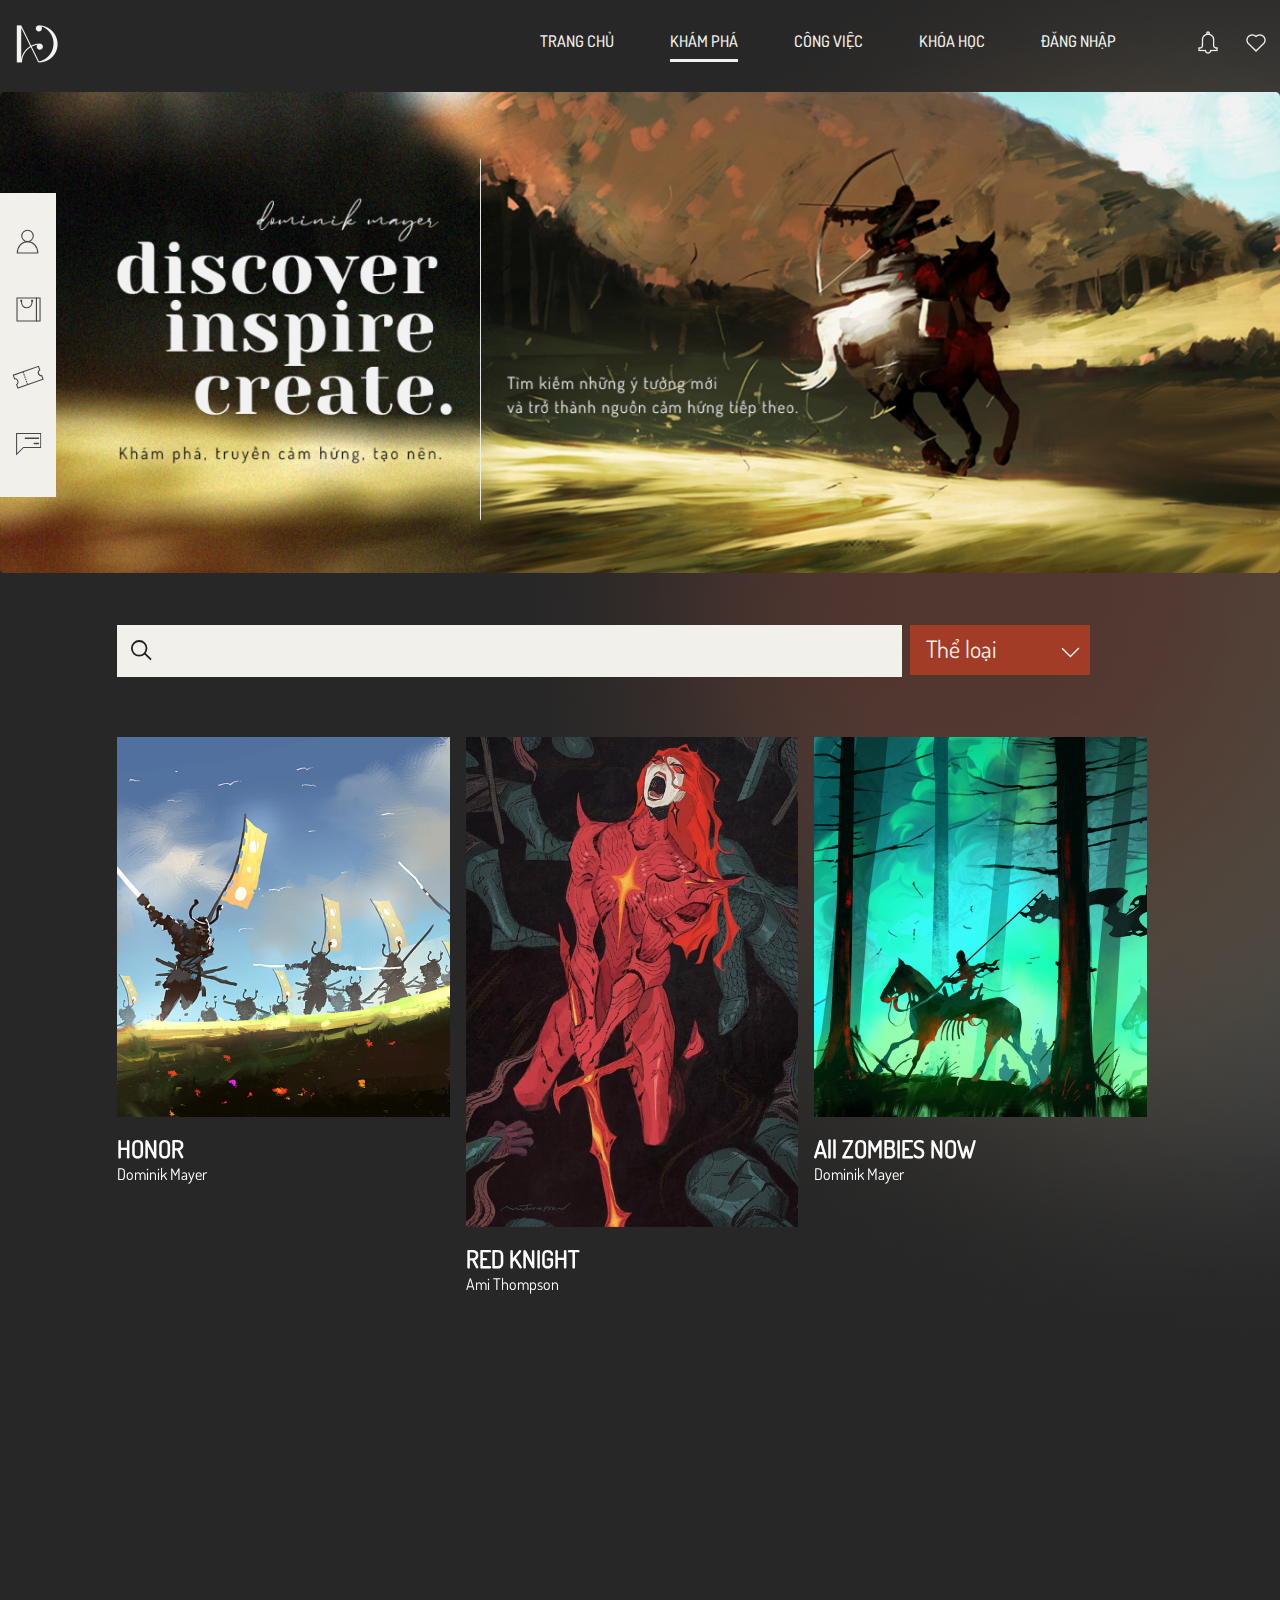
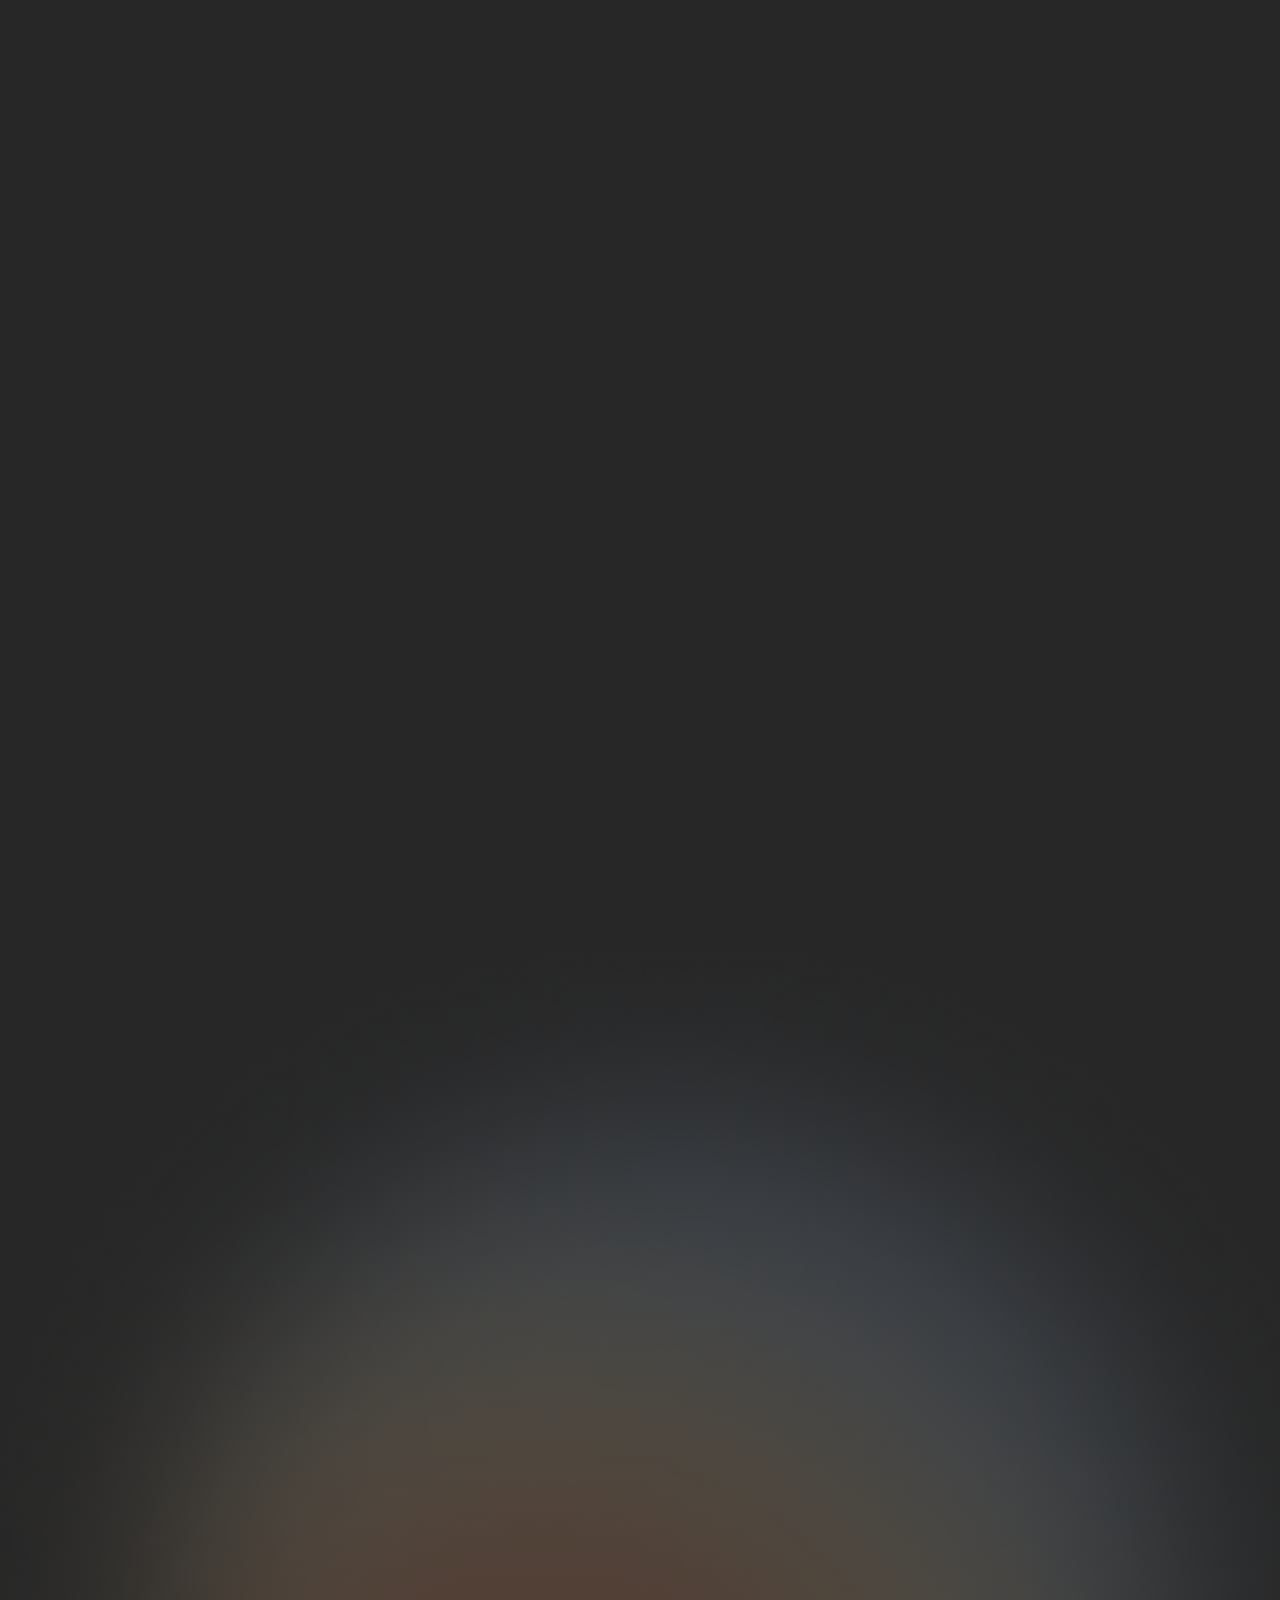
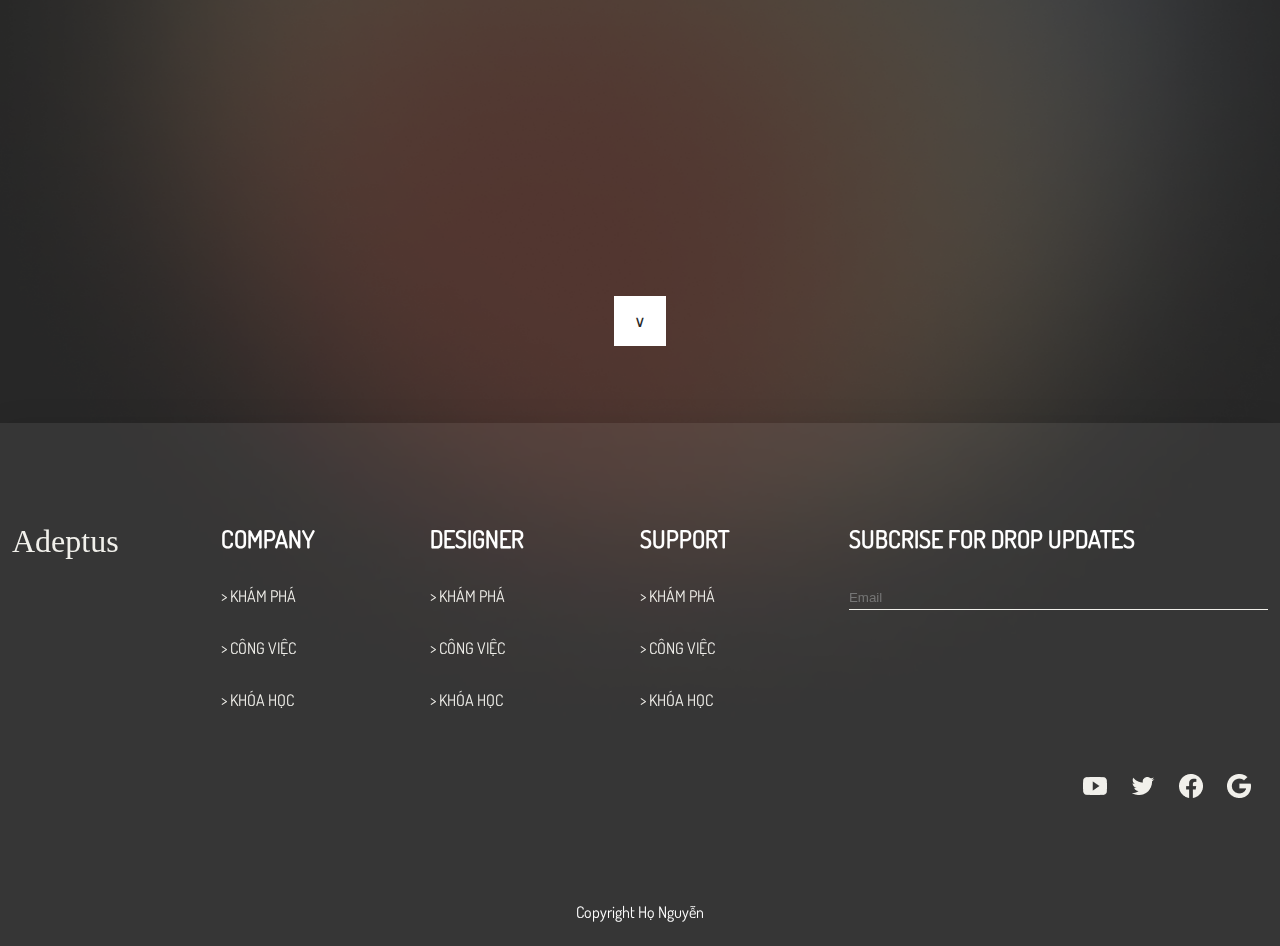
<file: khampha.html>
<!doctype html>
<html>
<head>
<meta charset="utf-8">
<title>Khám phá | Adeptus</title>
<link rel="icon" type="image/x-icon" href="image/logo 1.png">
<meta name="viewport" content="width=device-width, initial-scale=1.0">
	<link rel="stylesheet" href="css/grid.css">
	<link rel="stylesheet" href="css/style.css">
	<link rel="stylesheet" href="css/kham-pha.css">
	<link rel="stylesheet" href="css/responsive.css">
	<link href="https://unpkg.com/aos@2.3.1/dist/aos.css" rel="stylesheet">
</head>
<body>
<div class="float-button d-m-none">
	<ul>
		<li><a href="canhan.html"><img src="image/personal.svg"></a></li>
		<li><a href="#"><img src="image/cart.svg"></a></li>
		<li><a href="#"><img src="image/ticket.svg"></a></li>
		<li><a href="#"><img src="image/chatr.svg"></a></li>
	</ul>
</div>
<div id="wrapper">
	<header>
		<div class="container-lg container-lg-tb on">
			<div class="row align-items-center">
				<div class="col-3 col-sm-3">
					<div class="logo">
						<a href="index.html">
							<img src="image/logo desktop.png" alt="">
						</a>
					</div>
				</div>
				<div class="col-9 col-sm-9">
					<nav class="menu" id="myLinks">
						<a href="index.html">TRANG CHỦ</a>
						<a class="active-menu" href="khampha.html">KHÁM PHÁ</a>
						<a href="congviec.html">CÔNG VIỆC</a>
						<a href="#">KHÓA HỌC</a>
						<a href="dangnhap.html">ĐĂNG NHẬP</a>
						<ul class="right-menu row">
							<a href="#"><img src="image/noti.png" alt=""></a>
							<a href="#"><img src="image/heart.png" alt=""></a>
						</ul>
						<a href="javascript:void(0);" onclick="myFunction()" class="close d-none d-m-block">X</a>
					</nav>

					<div class="nav-mb text-sm-right">
						<a href="javascript:void(0);" onclick="myFunction()"><img src="image/navmb.png" alt=""></a>
						
					</div>
				</div>
			</div>
		</div>
	</header>
	<!--		main-->
		<main>
<!--			section1-->
			<section class="banner">
				<div class="container-banner">
					<div class="row">
						<div class="col-12" data-aos="zoom-in"></div>
							<div class="banner-content">
								 <img src="image/Rectangle 22.png" alt="" class="display-none">
							</div>
						</div>
					</div>
				</div>
			</section>
<!--			section2-->
			<section class="search">
				<div class="container container-tb">
					<div class="row mt-9">
						<div class="col-9 col-sm-9">
							<div class="find">
								<img src="image/icontimkiem-02.svg" width="32px" alt="">
								<input type="text">
							</div>
						</div>
						<div class="col-3 pl-2 col-sm-3">
							<div class="button pl-2">
								<a href="#"><span class="text-24">
									<div class="row justify-between align-center p-2">
										<div class="text-button">Thể loại</div>
										<div class="icon-button pt-1">
											<img src="image/icon-02.svg"  width="24px" height="24px" alt="">
										</div>
									</div>
								</span></a>
							</div>
						</div>
					</div>
				</div>
			</section>
			<section class="kham-pha">
				<div class="container-tb container">
					<div class="main-khampha">
						<div class="col-4 i-khampha1 prk-4" data-aos="fade-right">
							<div class="ct-khampha1">
								<div class="feature-kp">
									<img src="image/Rectangle 59.png" alt="">
								</div>
								<div class="content-kp">
									<h2>HONOR</h2>
									<p>Dominik Mayer</p>
								</div>
							</div>
						</div>
						<!-- kham pha items -->
						<div class="col-4 i-khampha prk-4" data-aos="fade-right">
							<div class="ct-khampha">
								<div class="feature-kp2">
									<img src="image/Rectangle 72 (1).png" alt="">
								</div>
								<div class="content-kp">
									<h2>UNSUNG HERO - COURAGE</h2>
									<p>Dominik Mayer</p>
								</div>
							</div>
						</div>
						<!-- kham pha items -->
						<div class="col-4 i-khampha prk-4" data-aos="zoom-in-up">
							<div class="ct-khampha">
								<div class="feature-kp2">
									<img src="image/Rectangle 72 (10).png" alt="">
								</div>
								<div class="content-kp">
									<h2>RED KNIGHT</h2>
									<p>Ami Thompson</p>
								</div>
							</div>
						</div>
						<!-- kham pha items -->
						<div class="col-4 i-khampha prk-4" data-aos="zoom-in-up">
							<div class="ct-khampha">
								<div class="feature-kp2">
									<img src="image/Rectangle 72 (2).png" alt="">
								</div>
								<div class="content-kp">
									<h2>THE DRAGON AND THE SWOR</h2>
									<p>Ami Thompson</p>
								</div>
							</div>
						</div>
						<!-- kham pha items -->
						<div class="col-4 i-khampha1 prk-4" data-aos="fade-left">
							<div class="ct-khampha1">
								<div class="ct-khampha1">
									<div class="feature-kp">
										<img src="image/Rectangle 59 (1).png" alt="">
									</div>
									<div class="content-kp">
										<h2>All ZOMBIES NOW</h2>
										<p>Dominik Mayer</p>
									</div>
								</div>
							</div>
						</div>
						<!-- kham pha items -->
						<div class="col-4 i-khampha prk-4" data-aos="fade-left"> 
							<div class="ct-khampha">
								<div class="feature-kp2">
									<img src="image/Rectangle 72 (3).png" alt="">
								</div>
								<div class="content-kp">
									<h2>FURIOUS RESURRECTION</h2>
									<p>Dominik Mayer</p>
								</div>
							</div>
						</div>
						<!-- kham pha items -->
					</div>
				</div>
			</section>
<!--			kham pha-->
			<section class="quang-cao">
				<div class="container-quangcao" data-aos="zoom-in-up">
					<img src="image/Group 714 (1).png" alt="">
				</div>
			</section>
			<!-- Quang cao -->
			<section class="kham-pha">
				<div class="container container-tb">
					<div class="main-khampha">
						<div class="col-4 i-khampha1 prk-4" data-aos="fade-right">
							<div class="ct-khampha1">
								<div class="feature-kp">
									<img src="image/Rectangle 59 (2).png" alt="">
								</div>
								<div class="content-kp">
									<h2>RHOMBUS KNIGHT</h2>
									<p>Dominik Mayer</p>
								</div>
							</div>
						</div>
						<!-- kham pha items -->
						<div class="col-4 i-khampha prk-4" data-aos="fade-right">
							<div class="ct-khampha">
								<div class="feature-kp2">
									<img src="image/Rectangle 72 (9).png" alt="">
								</div>
								<div class="content-kp">
									<h2>KINGDOM</h2>
									<p>Filicia Chen</p>
								</div>
							</div>
						</div>
						<!-- kham pha items -->
						<div class="col-4 i-khampha prk-4" data-aos="zoom-in-up">
							<div class="ct-khampha">
								<div class="feature-kp2">
									<img src="image/Rectangle 72 (8).png" alt="">
								</div>
								<div class="content-kp">
									<h2>NIGHTLY MARSH</h2>
									<p>Dominik Mayer</p>
								</div>
							</div>
						</div>
						<!-- kham pha items -->
						<div class="col-4 i-khampha prk-4" data-aos="zoom-in-up">
							<div class="ct-khampha">
								<div class="feature-kp2">
									<img src="image/Rectangle 72 (4).png" alt="">
								</div>
								<div class="content-kp">
									<h2>BOER GENERAL & NEBBISH PRINCESS</h2>
									<p>Demeter Wu </p>
								</div>
							</div>
						</div>
						<!-- kham pha items -->
						<div class="col-4 i-khampha1 prk-4" data-aos="fade-left">
							<div class="ct-khampha1">
								<div class="ct-khampha1">
									<div class="feature-kp">
										<img src="image/Rectangle 72 (6).png" alt="">
									</div>
									<div class="content-kp">
										<h2>PRINCESS</h2>
										<p>Ami Thompson</p>
									</div>
								</div>
							</div>
						</div>
						<!-- kham pha items -->
						<div class="col-4 i-khampha prk-4" data-aos="fade-left">
							<div class="ct-khampha">
								<div class="feature-kp2">
									<img src="image/Rectangle 72 (7).png" alt="">
								</div>
								<div class="content-kp">
									<h2>PILGRIMS</h2>
									<p>Dominik Mayer</p>
								</div>
							</div>
						</div>
						<!-- kham pha items -->
					</div>
				</div>
				<div class="more">
					<a class="btn-more" href="#">&or;</a>
				</div>
			</section>
<!--			kham pha-->	
		</main>
<!--		footer-->
<footer>
	<div class="container-lg container-lg-tb">
		<div class="row">
			<div class="col-2">
				<div class="logo-footer">
					<a href="#">Adeptus</a>
				</div>
			</div>
			<!-- menu -->
			<div class="col-2">
				<div class="menu-footer">
					<h2 class="text-18">COMPANY</h2>
					<ul>
						<li><a href="#">> KHÁM PHÁ</a></li>
						<li><a href="#">> CÔNG VIỆC</a></li>
						<li><a href="#">> KHÓA HỌC</a></li>
					</ul>
				</div>
			</div>
			<!-- menu -->
			<div class="col-2">
				<div class="menu-footer">
					<h2 class="text-18">DESIGNER</h2>
					<ul>
						<li><a href="#">> KHÁM PHÁ</a></li>
						<li><a href="#">> CÔNG VIỆC</a></li>
						<li><a href="#">> KHÓA HỌC</a></li>
					</ul>
				</div>
			</div>
			<!-- menu -->
			<div class="col-2">
				<div class="menu-footer">
					<h2 class="text-18">SUPPORT</h2>
					<ul>
						<li><a href="#">> KHÁM PHÁ</a></li>
						<li><a href="#">> CÔNG VIỆC</a></li>
						<li><a href="#">> KHÓA HỌC</a></li>
					</ul>
				</div>
			</div>
			<div class="col-4">
				<div class="subscrise">
					<h2 class="">SUBCRISE FOR DROP UPDATES</h2>
					<input type="emai" placeholder="Email">
				</div>
			</div>
		</div>

		<div class="row justify-end">
			<div class="col-2 col-tb-3">
				<ul class="social-icon row">
					<li><a href=""><img src="image/logo-youtube 1.png"></a></li>
					<li><a href=""><img src="image/logo-twitter 1.png"></a></li>
					<li><a href=""><img src="image/fb.png"></a></li>
					<li><a href=""><img src="image/logo-google (2) 1.png"></a></li>
				</ul>
			</div>
		</div>
	</div>
	<div class="copyright">
		Copyright Họ Nguyễn
	</div>
</footer>


	</div>

	<script src="https://unpkg.com/aos@2.3.1/dist/aos.js"></script>
	<script>
		AOS.init();
	</script>
	<!-- Menu -->
	<script>
		function myFunction() {
			var x = document.getElementById("myLinks");
			if (x.style.width === "100%") {
				x.style.width = "0";
			} else {
				x.style.width = "100%";
			}
		}
	</script>
</body>
</html>
</file>
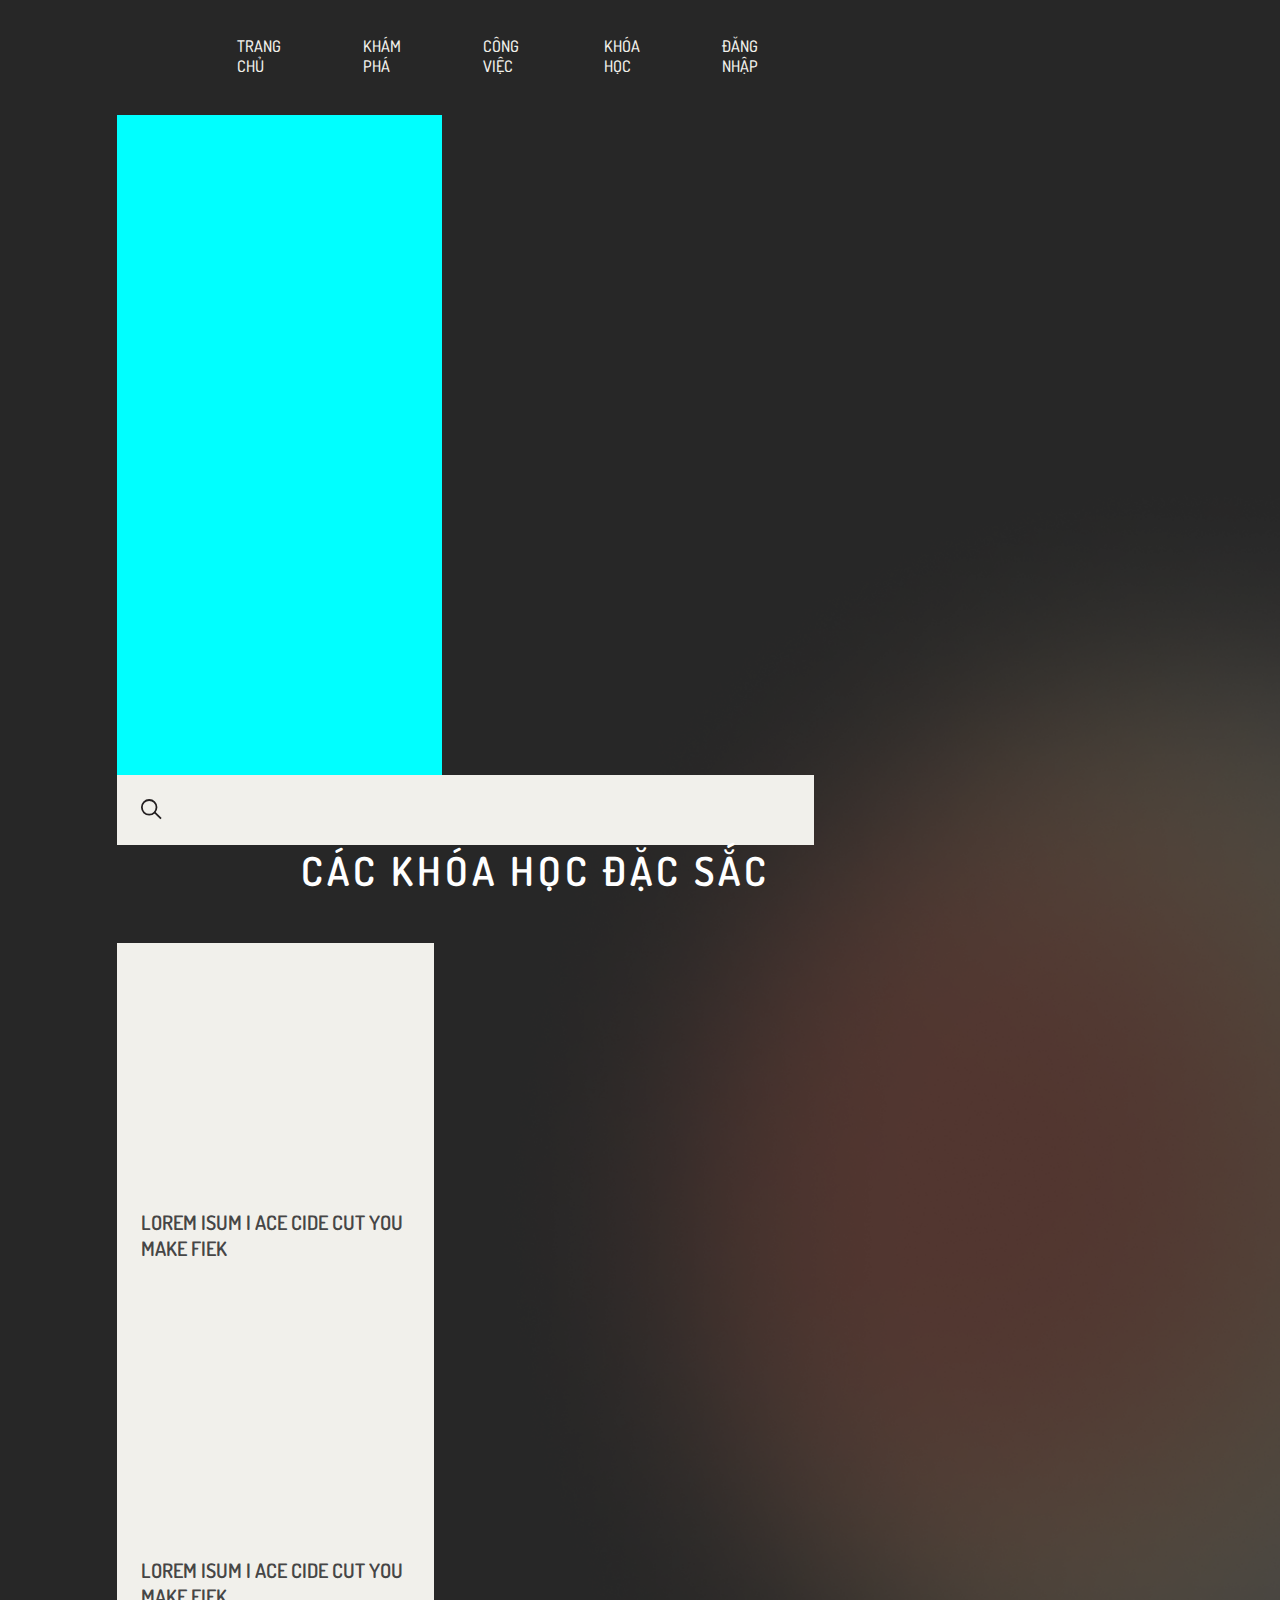
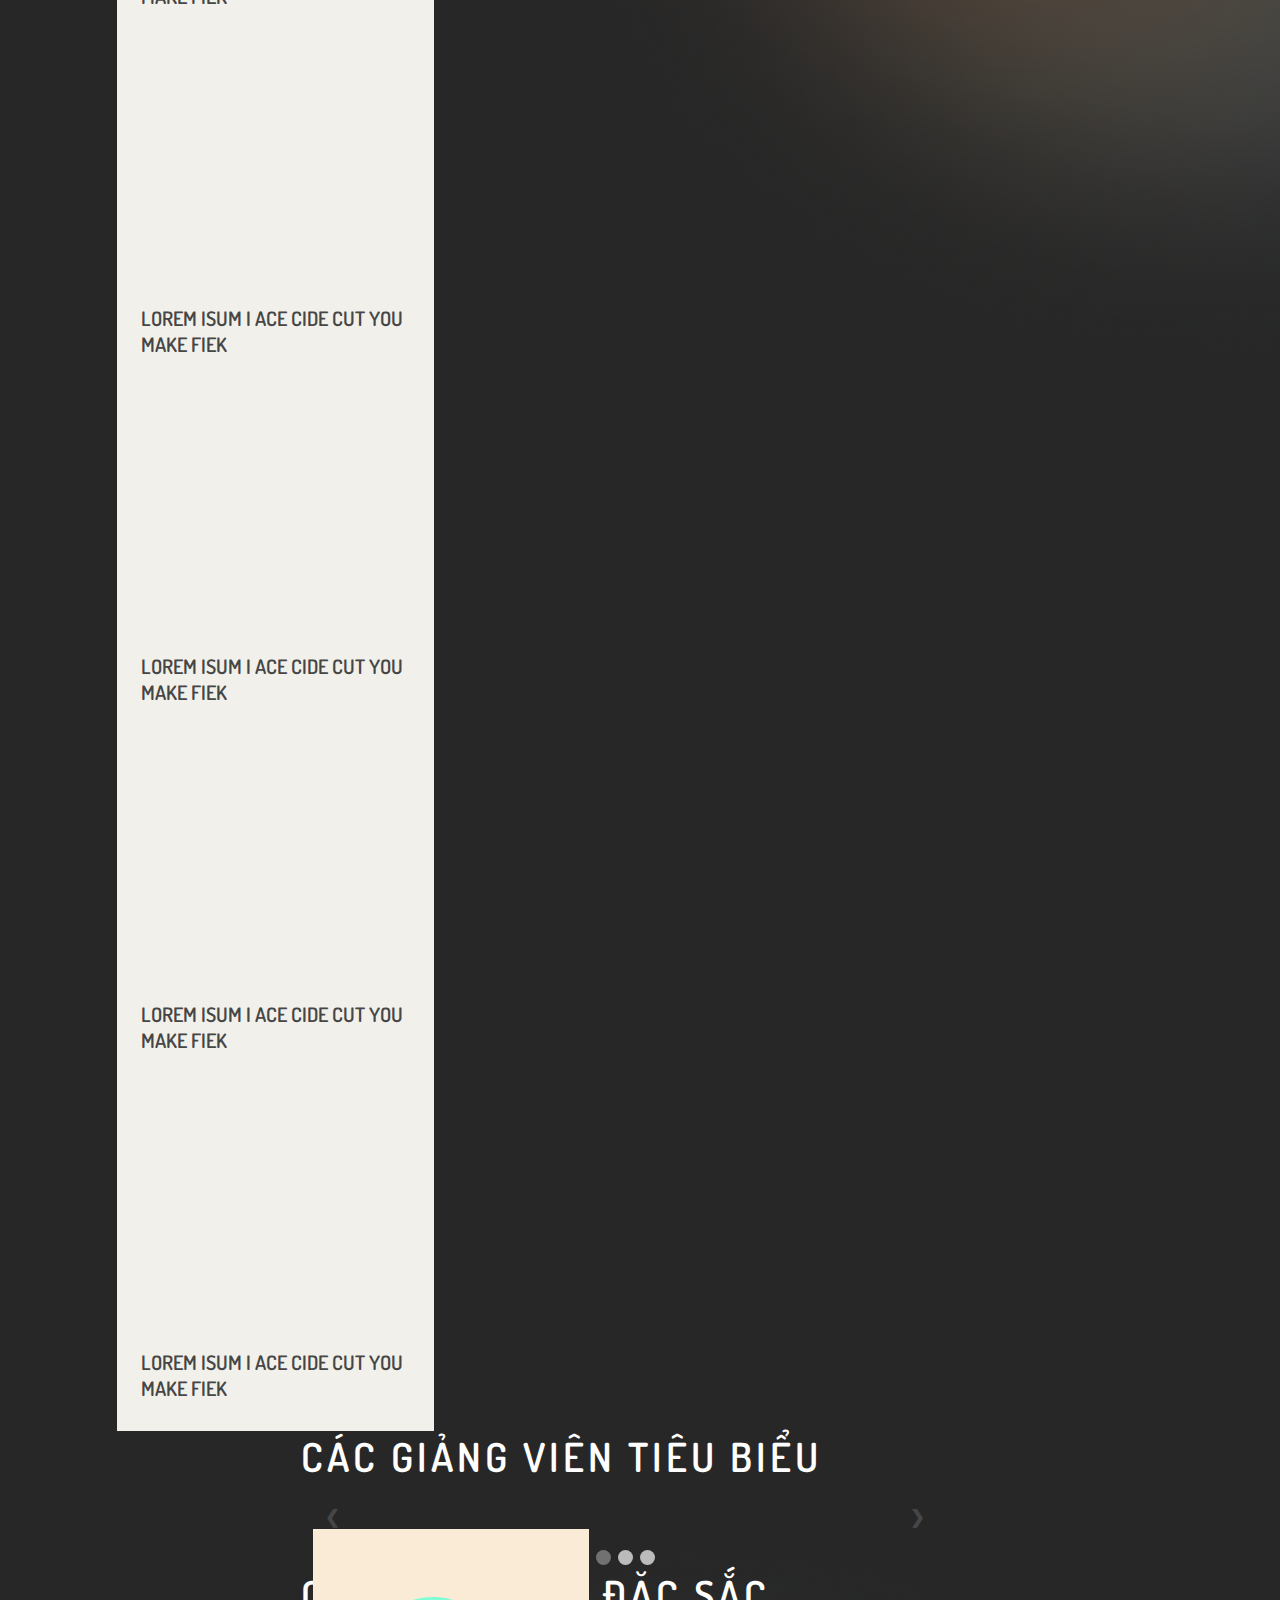
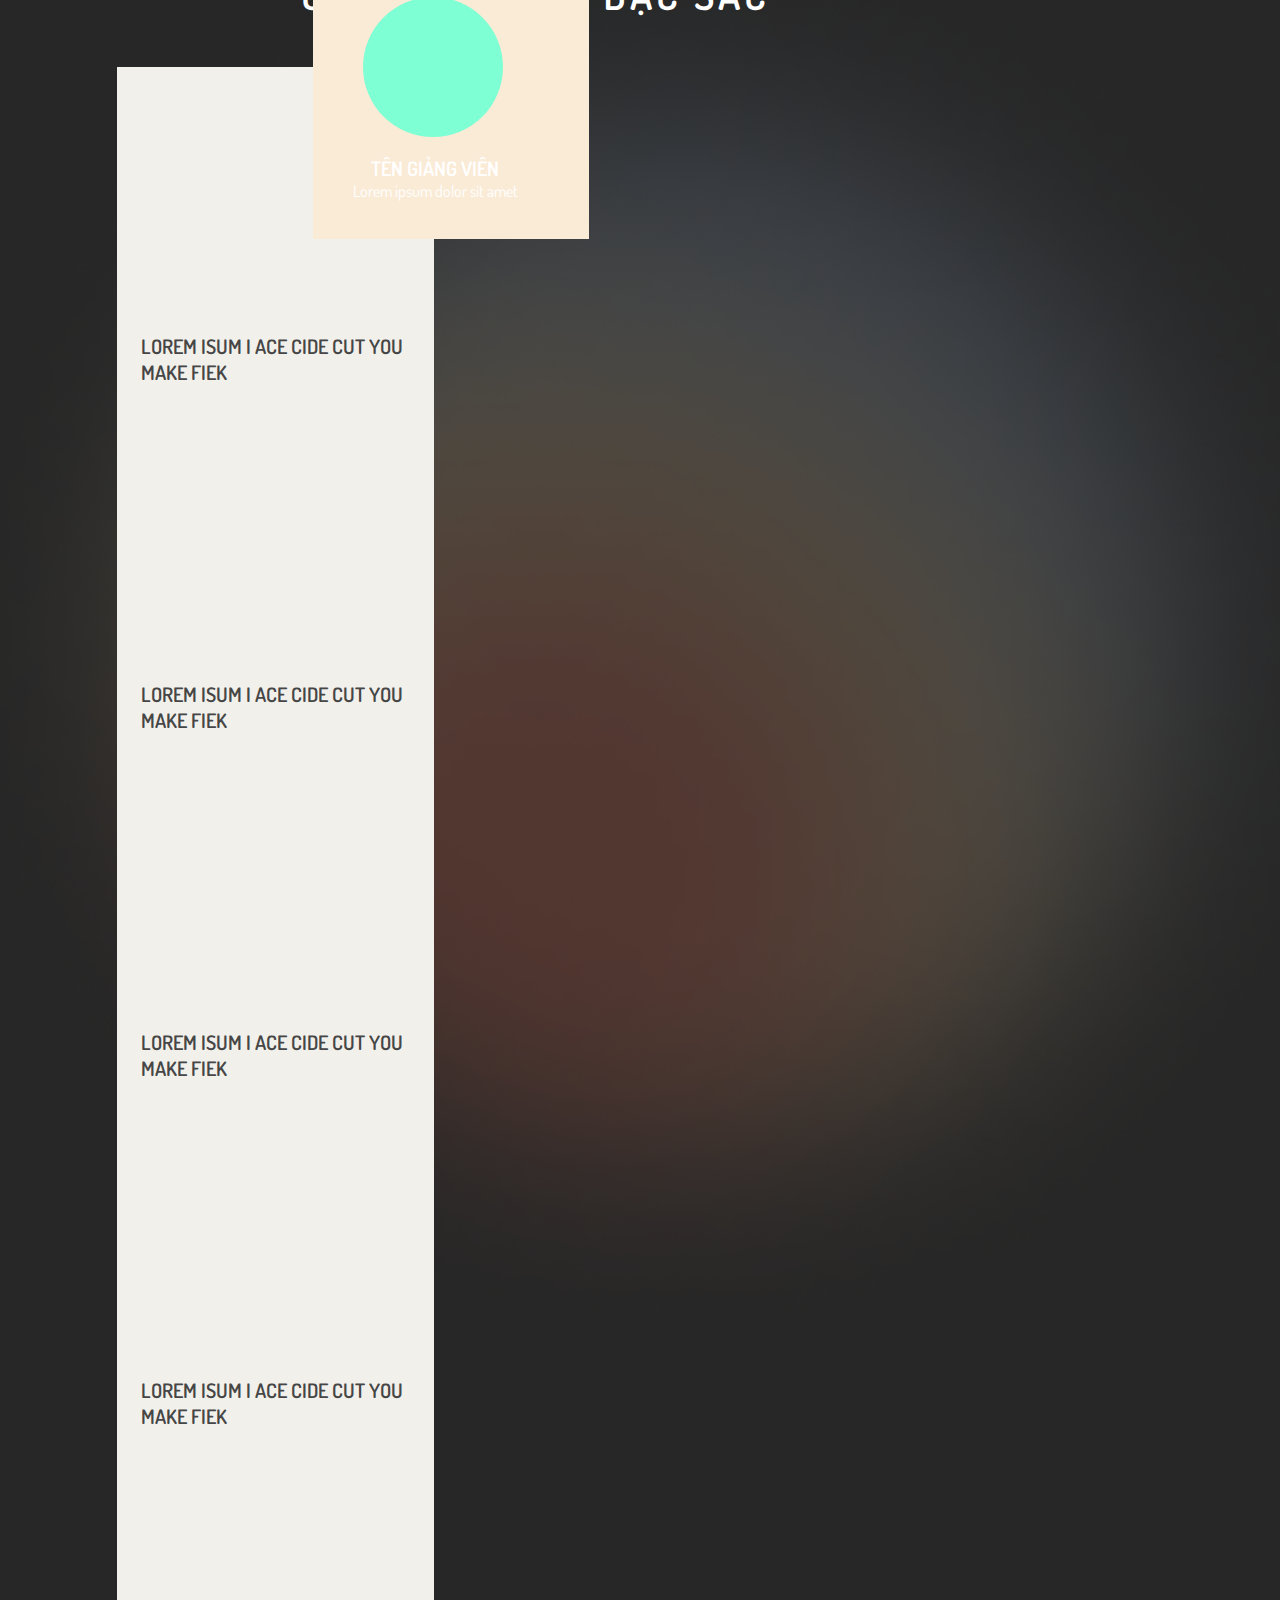
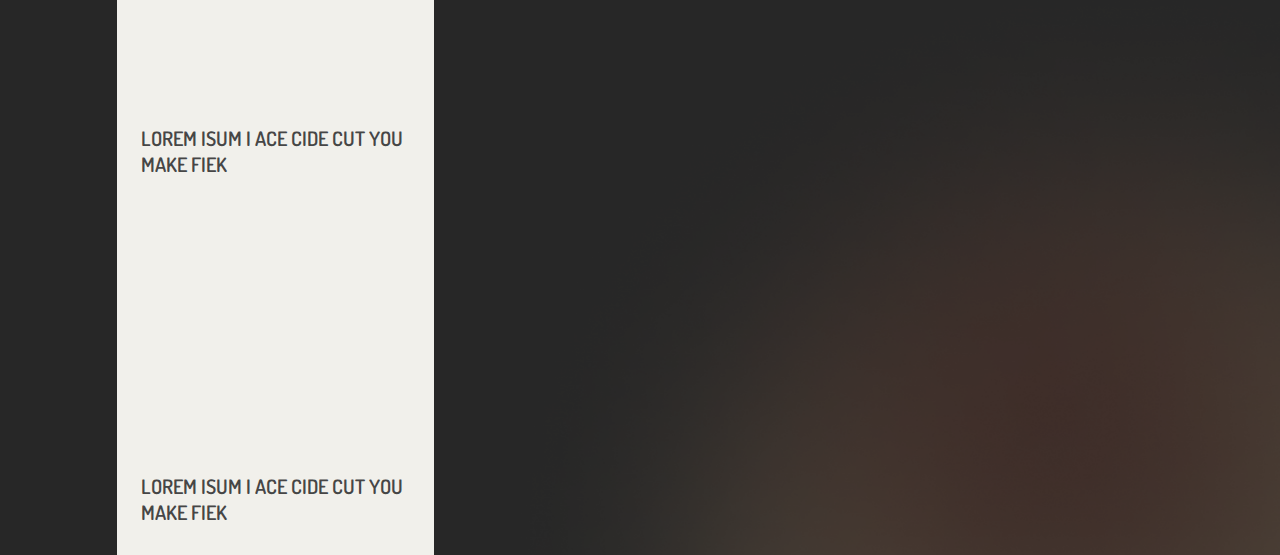
<file: khoahoc.html>
<!doctype html>
<html>
<head>
<meta charset="utf-8">
<title>Untitled Document</title>
	<link rel="stylesheet" href="css/grid.css">
	<link rel="stylesheet" href="css/style.css">
</head>
<body>
	<div id="wrapper">
		<header>
			<div class="container">
				<div class="row64 bg-primary pl-11 pr-11">
					<div class="col-4">
						<div class="logo"></div>
					</div>
					<div class="col-8">
						<div class="menu pt-4 pb-4">
							<nav class="menu">
								<a href="#">TRANG CHỦ</a>
								<a href="#">KHÁM PHÁ</a>
								<a href="#">CÔNG VIỆC</a>
								<a href="#">KHÓA HỌC</a>
								<a href="#">ĐĂNG NHẬP</a>
							</nav>
						</div>
					</div>
				</div>	
			</div>
		</header>
<!--		main-->
		<main>
<!--			section1-->
			<section class="section1">
				<div class="container">
					<div class="row64 pl-11 pr-11">
						<div class="col-12">
							<div class="banner"></div>
						</div>
					</div>
				</div>
			</section>
<!--			section2-->
			<section>
				<div class="container">
					<div class="row184-3">
						<div class="col-4 pr-5">
							<div class="box1"></div>						
						</div>
						<div class="col-4 pr-5">
							<div class="box1"></div>
						</div>
						<div class="col-4 pr-5">
							<div class="box1"></div>
						</div>
					</div>
					<div class="row184">
						<div class="col-2"></div>
						<div class="col-8">
							<div class="find p-20">
								<img src="image/icontimkiem-02.svg" width="32px" alt="">
							</div>
						</div>
						<div class="col-2"></div>
					</div>
				</div>
			</section>
<!--			section3-->
			<section>
				<div class="container">
					<span style="font-family: dosis-semibold" class="pl-184 h4">CÁC KHÓA HỌC ĐẶC SẮC</span>
					<div class="row184 pt-9" style="align:center">
						<div class="col-4 pr-6">
							<div class="card">
								<div class="img-card">
								</div>
								<div class="text-card1">
									<span style="font-family: dosis-semibold" class="text-card">LOREM ISUM I ACE CIDE CUT YOU MAKE FIEK</span>
								</div>
							</div>
						</div>
						<div class="col-4 pr-6">
							<div class="card">
								<div class="img-card">
								</div>
								<div class="text-card1">
									<span style="font-family: dosis-semibold" class="text-card">LOREM ISUM I ACE CIDE CUT YOU MAKE FIEK</span>
								</div>
							</div>
						</div>
						<div class="col-4 pr-6">
							<div class="card">
								<div class="img-card">
								</div>
								<div class="text-card1">
									<span style="font-family: dosis-semibold" class="text-card">LOREM ISUM I ACE CIDE CUT YOU MAKE FIEK</span>
								</div>
							</div>
						</div>
					</div>
					<div class="row184" style="align:center">
						<div class="col-4 pr-6">
							<div class="card">
								<div class="img-card">
								</div>
								<div class="text-card1">
									<span style="font-family: dosis-semibold" class="text-card">LOREM ISUM I ACE CIDE CUT YOU MAKE FIEK</span>
								</div>
							</div>
						</div>
						<div class="col-4 pr-6">
							<div class="card">
								<div class="img-card">
								</div>
								<div class="text-card1">
									<span style="font-family: dosis-semibold" class="text-card">LOREM ISUM I ACE CIDE CUT YOU MAKE FIEK</span>
								</div>
							</div>
						</div>
						<div class="col-4 pr-6">
							<div class="card">
								<div class="img-card">
								</div>
								<div class="text-card1">
									<span style="font-family: dosis-semibold" class="text-card">LOREM ISUM I ACE CIDE CUT YOU MAKE FIEK</span>
								</div>
							</div>
						</div>
					</div>
				</div>
			</section>
<!--			section4-->
			<section>
				<div class="container">
					<span style="font-family: dosis-semibold" class="pl-184 h4">CÁC GIẢNG VIÊN TIÊU BIỂU</span>
					<!--			slide-->
			<!-- Thẻ Chứa Slideshow -->
 <div class="slideshow-container">
  <!-- Kết hợp hình ảnh và nội dung cho mội phần tử trong slideshow-->
   <div class="mySlides fade">
	   <div class="container">
			<div class="row184-4 justify-center">
			<div class="col-3  ml-6 mr-5">
				<div class="gvien align-center">
					<div class="anh"></div>
					<div class="tengvien pt-9 text-align-center">
						<span style="font-family: dosis-semibold" class="text-card">TÊN GIẢNG VIÊN</span><br>
						<span class="text-16-rg">Lorem ipsum dolor sit amet</span>
					</div>
				</div>
			</div>
			<div class="col-3 mr-5">
				<div class="gvien align-center">
					<div class="anh"></div>
					<div class="tengvien pt-9 text-align-center">
						<span style="font-family: dosis-semibold" class="text-card">TÊN GIẢNG VIÊN</span><br>
						<span class="text-16-rg">Lorem ipsum dolor sit amet</span>
					</div>
				</div>
			</div>
			<div class="col-3 mr-5">
				<div class="gvien align-center">
					<div class="anh"></div>
					<div class="tengvien pt-9 text-align-center">
						<span style="font-family: dosis-semibold" class="text-card">TÊN GIẢNG VIÊN</span><br>
						<span class="text-16-rg">Lorem ipsum dolor sit amet</span>
					</div>
				</div>
			</div>
			</div>
	   </div>
	</div>
  	<div class="mySlides fade">
	   <div class="container">
			<div class="row184-4 justify-center">
			<div class="col-3 ml-6 mr-5">
				<div class="gvien align-center">
					<div class="anh"></div>
					<div class="tengvien pt-9 text-align-center">
						<span style="font-family: dosis-semibold" class="text-card">TÊN GIẢNG VIÊN</span><br>
						<span class="text-16-rg">Lorem ipsum dolor sit amet</span>
					</div>
				</div>
			</div>
			<div class="col-3 mr-5">
				<div class="gvien align-center">
					<div class="anh"></div>
					<div class="tengvien pt-9 text-align-center">
						<span style="font-family: dosis-semibold" class="text-card">TÊN GIẢNG VIÊN</span><br>
						<span class="text-16-rg">Lorem ipsum dolor sit amet</span>
					</div>
				</div>
			</div>
			<div class="col-3 mr-5">
				<div class="gvien align-center">
					<div class="anh"></div>
					<div class="tengvien pt-9 text-align-center">
						<span style="font-family: dosis-semibold" class="text-card">TÊN GIẢNG VIÊN</span><br>
						<span class="text-16-rg">Lorem ipsum dolor sit amet</span>
					</div>
				</div>
			</div>
			</div>
	   </div>
	</div>
   <div class="mySlides fade">
	   <div class="container">
		   <div class="row">
			   <div class="col-12 align-center">
				<div class="row184-4 justify-center">
			<div class="col-3 ml-6 mr-5">
				<div class="gvien align-center">
					<div class="anh1"></div>
					<div class="tengvien pt-9 text-align-center">
						<span style="font-family: dosis-semibold" class="text-card">TÊN GIẢNG VIÊN</span><br>
						<span class="text-16-rg">Lorem ipsum dolor sit amet</span>
					</div>
				</div>
			</div>
			<div class="col-3 mr-5">
				<div class="gvien align-center">
					<div class="anh1"></div>
					<div class="tengvien pt-9 text-align-center">
						<span style="font-family: dosis-semibold" class="text-card">TÊN GIẢNG VIÊN</span><br>
						<span class="text-16-rg">Lorem ipsum dolor sit amet</span>
					</div>
				</div>
			</div>
			<div class="col-3 mr-5">
				<div class="gvien align-center">
					<div class="anh1"></div>
					<div class="tengvien pt-9 text-align-center">
						<span style="font-family: dosis-semibold" class="text-card">TÊN GIẢNG VIÊN</span><br>
						<span class="text-16-rg">Lorem ipsum dolor sit amet</span>
					</div>
				</div>
			</div>
			</div>
			   </div>
		   </div>
	   </div>
	</div>
  <!-- Nút điều khiển mũi tên-->
   <a class="prev" onclick="plusSlides(-1)">❮</a>
   <a class="next" onclick="plusSlides(1)">❯</a>
   <br>
<!-- Nút tròn điều khiển slideshow-->
 	<div style="text-align:center">
   		<span class="dot" onclick="currentSlide(1)"></span>
   		<span class="dot" onclick="currentSlide(2)"></span>
   		<span class="dot" onclick="currentSlide(3)"></span>
	</div>
	</div>
	</div>
</section>
<!--			secyion5-->
			<section>
				<div class="container">
					<span style="font-family: dosis-semibold" class="pl-184 h4">CÁC KHÓA HỌC ĐẶC SẮC</span>
					<div class="row184 pt-9" style="align:center">
						<div class="col-4 pr-6">
							<div class="card">
								<div class="img-card">
								</div>
								<div class="text-card1">
									<span style="font-family: dosis-semibold" class="text-card">LOREM ISUM I ACE CIDE CUT YOU MAKE FIEK</span>
								</div>
							</div>
						</div>
						<div class="col-4 pr-6">
							<div class="card">
								<div class="img-card">
								</div>
								<div class="text-card1">
									<span style="font-family: dosis-semibold" class="text-card">LOREM ISUM I ACE CIDE CUT YOU MAKE FIEK</span>
								</div>
							</div>
						</div>
						<div class="col-4 pr-6">
							<div class="card">
								<div class="img-card">
								</div>
								<div class="text-card1">
									<span style="font-family: dosis-semibold" class="text-card">LOREM ISUM I ACE CIDE CUT YOU MAKE FIEK</span>
								</div>
							</div>
						</div>
					</div>
					<div class="row184" style="align:center">
						<div class="col-4 pr-6">
							<div class="card">
								<div class="img-card">
								</div>
								<div class="text-card1">
									<span style="font-family: dosis-semibold" class="text-card">LOREM ISUM I ACE CIDE CUT YOU MAKE FIEK</span>
								</div>
							</div>
						</div>
						<div class="col-4 pr-6">
							<div class="card">
								<div class="img-card">
								</div>
								<div class="text-card1">
									<span style="font-family: dosis-semibold" class="text-card">LOREM ISUM I ACE CIDE CUT YOU MAKE FIEK</span>
								</div>
							</div>
						</div>
						<div class="col-4 pr-6">
							<div class="card">
								<div class="img-card">
								</div>
								<div class="text-card1">
									<span style="font-family: dosis-semibold" class="text-card">LOREM ISUM I ACE CIDE CUT YOU MAKE FIEK</span>
								</div>
							</div>
						</div>
					</div>
				</div>
			</section>

	</main>
</div>
	<script>
		var slideIndex = 1;
 showSlides(slideIndex);
function plusSlides(n) {
   showSlides(slideIndex += n);
 }
function currentSlide(n) {
   showSlides(slideIndex = n);
 }
function showSlides(n) {
   var i;
   var slides = document.getElementsByClassName("mySlides");
   var dots = document.getElementsByClassName("dot");
   if (n > slides.length) {slideIndex = 1}
   if (n < 1) {slideIndex = slides.length}
   for (i = 0; i < slides.length; i++) {
       slides[i].style.display = "none";
   }
   for (i = 0; i < dots.length; i++) {
       dots[i].className = dots[i].className.replace(" active", "");
   }
   slides[slideIndex-1].style.display = "block";
   dots[slideIndex-1].className += " active";
 }
	</script>
</body>
</html>
</file>
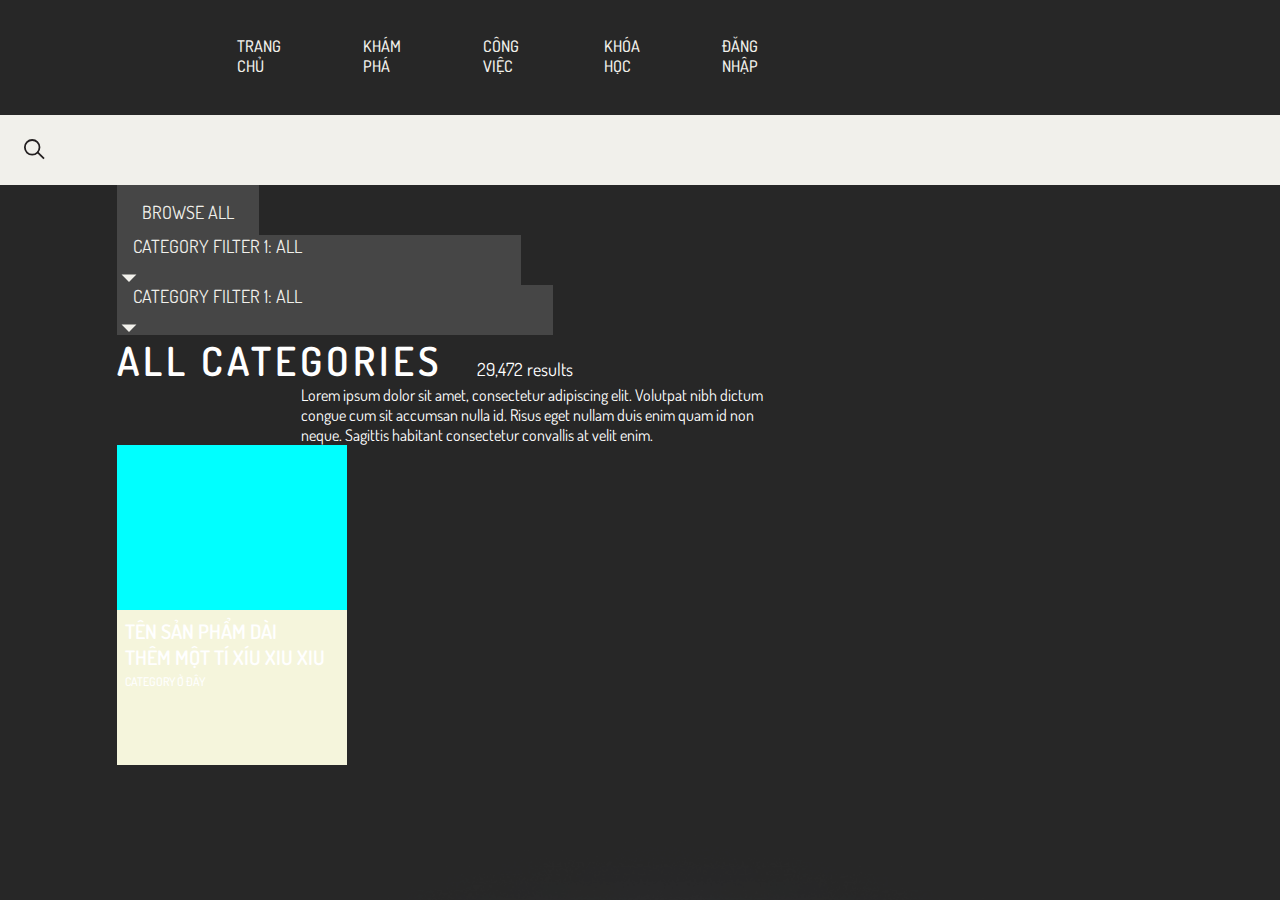
<file: MARKET.html>
<!doctype html>
<html>
<head>
<meta charset="utf-8">
<title>Untitled Document</title>
	<link rel="stylesheet" href="css/grid.css">
	<link rel="stylesheet" href="css/style.css">
	<link rel="icon" type="image/x-icon" href="image/logo desktop.png">
</head>

<body>
	<div id="wrapper">
		<header>
			<div class="container">
				<div class="row64 bg-primary pl-11 pr-11">
					<div class="col-4">
						<div class="logo"></div>
					</div>
					<div class="col-8">
						<div class="menu pt-4 pb-4">
							<nav class="menu">
								<a href="#">TRANG CHỦ</a>
								<a href="#">KHÁM PHÁ</a>
								<a href="#">CÔNG VIỆC</a>
								<a href="#">KHÓA HỌC</a>
								<a href="#">ĐĂNG NHẬP</a>
							</nav>
						</div>
					</div>
				</div>	
			</div>
		</header>
<!--		main-->
		<main>
<!--			section1-->
			<section class="section2">
				<div class="row184-7">
					<div class="col-12">
						<div class="find p-20">
							<img src="image/icontimkiem-02.svg" width="32px" alt="">
						</div>
					</div>
				</div>
			</section>
<!--			section2-->
			<section class="section1">
				<div class="container">
					<div class="row184-3">
						<div class="col-2 pr-6">
							<div class="browse">
								<span class="text-18-regular">BROWSE ALL</span>
							</div>
						</div>
						<div class="col-5 pr-6">
							<div class="icontha">
								<span class="text-18-regular pl-4 pr-192 mt-4">CATEGORY FILTER 1: ALL</span>
								<img src="image/iocon-thaxuong-02.svg" alt="" width="24px" class="pt-2">
							</div>
						</div>
						<div class="col-5">
							<div class="icontha">
								<span class="text-18-regular pl-4 pr-224 mt-4">CATEGORY FILTER 1: ALL</span>
								<img src="image/iocon-thaxuong-02.svg" alt="" width="24px" class="pt-2">
							</div>
						</div>
					</div>
				</div>
			</section>
<!--			section3-->
			<section>
				<div class="container">
					<div class="row184-8">
						<span class="h4 pr-6">ALL CATEGORIES</span>   <span class="text-18-regular pt-22">29,472 results</span>
					</div>
					<div class="pl-184">Lorem ipsum dolor sit amet, consectetur adipiscing elit. Volutpat nibh dictum<br> congue cum sit accumsan nulla id. Risus eget nullam duis enim quam id non<br> neque. Sagittis habitant consectetur convallis at velit enim.</div>
				</div>
			</section>
<!--			section4-->
			<section>
				<div class="container">
					<div class="row184">
						<div class="col-3">
							<div class="card4 mr-6">
								<div class="img-card1">
								</div>
								<div class="card5">
									<div class="text-sp pt-2 pl-2">
									<span style="font-family: dosis-semibold" class="text-card">TÊN SẢN PHẨM DÀI<br> THÊM MỘT TÍ XÍU XIU XIU</span><br>
									<span class="text-12-medium">CATEGORY Ở ĐÂY</span>
									</div>
								</div>
							</div>
						</div>
						<div class="col-3">
							
						</div>
						<div class="col-3">
							
						</div>
					</div>
				</div>
			</section>
		</main>
	</div>
</body>
</html>
</file>
<file: css/grid.css>
@charset "utf-8";
/* CSS Document */
/*justify*/
body{
	font-family: dosis-regular;
	font-size: 16px;
	/* line-height: 150%; */
}
.bg-primary
{
	background-color: #272727;
}
.bg-secondary
{
	background-color: #F1F0EB;
}
.bg-btr1
{
	background-color: #6C86AB;
}
.bg-btr2
{
	background-color: #E2B051;
}
.bg-btr3
{
	background-color: #A23C26;
}
.bg-text
{
	background-color: #272727;
}
.h1
{
	font-size: 80px;
	font-family: yeseve;
}
.h2
{
	font-size: 70px;
	font-family: dosis-bold;
}
.h3
{
	font-size: 64px;
	font-family: yeseve;
}
.h4
{
	font-size: 40px;
	font-family: dosis-semibold;
	letter-spacing: 4px;
}
.h5
{
	font-size: 32px;
	font-family: yeseve;
}
.text-primary
{
	color:#272727;
}
.text-16-rg
{
	font-family: dosis-regular;
	font-size: 16px;
}
.text-24
{
	font-family: dosis-regular;
	font-size: 24px;
}
.text-card
{
	font-size: 20px;
}
.text-30-semibold
{
	font-family: dosis-semibold;
	font-size: 30px;
}
.text-18-bold{
	font-family: dosis-bold;
	font-size: 18px;
}
.text-18-regular{
	font-family: dosis-regular;
	font-size: 18px;
}
.text-12-medium
{
	font-family: dosis-medium;
	font-size: 12px;
}
.pl-184{
	margin-left: 184px;
}
.pr-184{
	margin-right: 184px;
}
.p-20{
	padding: 10px;
}
.pl11
{
	padding-left: 11px;
}
.text-align-center{
	text-align: center;
}
.text-align-right{
	text-align: right;
}
.justify-center
{
	justify-content: center;
}
.justify-between
{
	justify-content:space-between;
}
.justify-around
{
	justify-content:space-around;
}
.justify-end
{
	justify-content:flex-end;
}
.justify-start
{
	justify-content:flex-start;
}
.gy-12>[class*="col-"]{
	padding:12px 0 !important;
}
/*align-self*/
.align-s-center
{
	align-self: center;
}
.align-s-auto
{
	align-self:auto;
}
.align-s-baseline
{
	align-self:baseline;
}
.align-s-end
{
	align-self:flex-end;
}
.align-s-start
{
	align-self:flex-start;
}
.align-s-stretch
{
	align-self:stretch;
}
/*align-content*/
.align-center
{
	align-content: center;
}
.align-end
{
	align-content: flex-end;
}
.align-start
{
	align-content: flex-start;
}
.align-around
{
	align-content:space-around;
}
.align-between
{
	align-content:space-between;
}
.align-stretch
{
	align-content:stretch;
}
/*align-items*/
.align-items-center
{
	align-items: center;
}
.align-items-end
{
	align-items:flex-end;
}
.align-items-start
{
	align-items:flex-start;
}
.align-items-baseline
{
	align-items:baseline;
}
.align-items-stretch
{
	align-items:stretch;
}
/*col*/
.col-1
{
 width: 8.33%;
}
.col-2
{
 width: 16.66%;
}
.col-3
{
 width: 25%;
}
.col-4
{
 width: 33.33%;
}
.col-5
{
 width:41.66% ;
}
.col-6
{
 width:50% ;
}
.col-7
{
 width: 58.33%;
}
.col-8
{
 width: 66.66%;
}
.col-9
{
 width: 75%;
}
.col-10
{
 width: 83.33;
}
.col-11
{
 width: 91.66%;
}
.col-12
{
 width: 100%;
}
/*padding*/
.p-1
{
	padding: 4px;
}
.pt-1
{
	padding-top:4px;
}
.pl-1
{
	padding-left:4px;
}
.pr-1
{
	padding-right:4px;
}
.pb-1
{
	padding-bottom:4px;
}
.px-1
{
	padding: 0 4px;
}
.py-1
{
	padding: 4 0px;
}
.p-2
{
	padding: 8px;
}
.pt-2
{
	padding-top:8px;
}
.pt-22
{
	padding-top: 22px;
}
.pl-2
{
	padding-left:8px;
}
.pr-2
{
	padding-right:8px;
}
.pb-2
{
	padding-bottom:8px;
}
.px-2
{
	padding:0 8px;
}
.py-2
{
	padding: 8 0px;
}
.p-3
{
	padding: 12px;
}
.pt-3
{
	padding-top:12px;
}
.pl-3
{
	padding-left:12px;
}
.pr-3
{
	padding-right:12px;
}
.pb-3
{
	padding-bottom:12px;
}
.px-3
{
	padding: 0 12px;
}
.py-3
{
	padding: 12 0px;
}
.p-4
{
	padding: 16px;
}
.pt-4
{
	padding-top:16px;
}
.pl-4
{
	padding-left:16px;
}
.pr-4
{
	padding-right:16px;
}
.pb-4
{
	padding-bottom:16px;
}
.px-4
{
	padding: 0 16px;
}
.py-4
{
	padding: 16 0px;
}
.p-5
{
	padding: 24px;
}
.pt-5
{
	padding-top:24px;
}
.pl-5
{
	padding-left:24px;
}
.pr-5
{
	padding-right:24px;
}
.pb-5
{
	padding-bottom:24px;
}
.px-5
{
	padding: 0 24px;
}
.py-5
{
	padding:24 0px;
}
.p-6
{
	padding: 32px;
}
.pt-6
{
	padding-top:32px;
}
.pl-6
{
	padding-left:32px;
}
.pr-6
{
	padding-right:32px;
}
.pb-6
{
	padding-bottom:32px;
}
.px-6
{
	padding: 0 32px;
}
.py-6
{
	padding: 32 0px;
}
.p-60
{
	padding: 60px;
}
.p-7
{
	padding: 36px;
}
.pt-7
{
	padding-top:36px;
}
.pl-7
{
	padding-left:36px;
}
.pr-7
{
	padding-right:36px;
}
.pb-7
{
	padding-bottom:36px;
}
.px-7
{
	padding:  0 36px;
}
.py-7
{
	padding: 36 0px;
}
.p-8
{
	padding: 40px;
}
.pt-8
{
	padding-top:40px;
}
.pl-8
{
	padding-left:40px;
}
.pr-8
{
	padding-right:40px;
}
.pb-8
{
	padding-bottom:40px;
}
.px-8
{
	padding:  0 40px;
}
.py-8
{
	padding: 40 0px;
}
.pt-9px
{
	padding-top: 9px;
}
.p-9
{
	padding: 48px;
}
.pt-9
{
	padding-top:48px;
}
.pl-9
{
	padding-left:48px;
}
.pr-9
{
	padding-right:48px;
}
.pb-9
{
	padding-bottom:48px;
}
.px-9
{
	padding:0 48px;
}
.py-9
{
	padding:  48 0px;
}
.p-10
{
	padding: 56px;
}
.pt-10
{
	padding-top:56px;
}
.pl-10
{
	padding-left:56px;
}
.pr-10
{
	padding-right:56px;
}
.pb-10
{
	padding-bottom:56px;
}
.py-10
{
	padding: 56 0px;
}
.px-10
{
	padding: 0 56px;
}
.p-11
{
	padding: 64px;
}
.pt-11
{
	padding-top:64px;
}
.pl-11
{
	padding-left: 64px;
}
.pr-11
{
	padding-right:64px;
}
.pb-11
{
	padding-bottom:64px;
}
.py-11
{
	padding: 64 0px;
}
.px-11
{
	padding: 0 64px;
}
.pt-100
{
	padding-top: 100px;
}
.pt-385
{
	padding-top: 385px;
}
.pt-535
{
	padding-top: 535px;
}
/*margin*/
.m-1
{
	margin: 4px;
}
.mt-1
{
	margin-top: 4px;
}
.ml-1
{
	margin-left: 4px;
}
.mr-1
{
	margin-right: 4px;
}
.mb-1
{
	margin-bottom: 4px;
}
.mx-1
{
	margin: 0 4px;
}
.my-1
{
	margin: 4 0px;
}
.m-2
{
	margin: 8px;
}
.mt-2
{
	margin-top: 8px;
}
.ml-2
{
	margin-left: 8px;
}
.mr-2
{
	margin-right: 8px;
}
.mb-2
{
	margin-bottom: 8px;
}
.my-2
{
	margin: 8 0px;
}
.mx-2
{
	margin: 0 8px;
}
.m-3
{
	margin: 12px;
}
.mt-3
{
	margin-top: 12px;
}
.ml-3
{
	margin-left: 12px;
}
.mr-3
{
	margin-right: 12px;
}
.mb-3
{
	margin-bottom: 12px;
}
.my-3
{
	margin: 12 0px;
}
.mx-3
{
	margin: 0 12px;
}
.m-4
{
	margin: 16px;
}
.mt-4
{
	margin-top: 16px;
}
.ml-4
{
	margin-left: 16px;
}
.mr-4
{
	margin-right: 16px;
}
.mb-4
{
	margin-bottom: 16px;
}
.my-4
{
	margin: 16 0px;
}
.mx-4
{
	margin:  0 16px;
}
.m-5
{
	margin: 24px;
}
.mt-5
{
	margin-top: 24px;
}
.ml-5
{
	margin-left: 24px;
}
.mr-5
{
	margin-right: 24px;
}
.mb-5
{
	margin-bottom: 24px;
}
.my-5
{
	margin: 24 0px;
}
.mx-5
{
	margin: 0 24px;
}
.m-6
{
	margin: 32px;
}
.mt-6
{
	margin-top: 32px;
}
.ml-6
{
	margin-left: 32px;
}
.mr-6
{
	margin-right: 32px;
}
.mb-6
{
	margin-bottom: 32px;
}
.mx-6
{
	margin: 0 32px;
}
.my-6
{
	margin: 32 0px;
}
.m-7
{
	margin: 36px;
}
.mt-7
{
	margin-top: 36px;
}
.ml-7
{
	margin-left: 36px;
}
.mr-7
{
	margin-right: 36px;
}
.mb-7
{
	margin-bottom: 36px;
}
.mx-7
{
	margin: 0 36px;
}
.my-7
{
	margin: 36 0px;
}
.m-8
{
	margin: 40px;
}
.mt-8
{
	margin-top: 40px;
}
.ml-8
{
	margin-left: 40px;
}
.mr-8
{
	margin-right: 40px;
}
.mb-8
{
	margin-bottom: 40px;
}
.mx-8
{
	margin: 0 40px;
}
.my-8
{
	margin: 40 0px;
}
.m-9
{
	margin: 48px;
}
.mt-9
{
	margin-top: 48px;
}
.ml-9
{
	margin-left: 48px;
}
.mr-9
{
	margin-right: 48px;
}
.mb-9
{
	margin-bottom: 48px;
}
.mx-9
{
	margin: 0 48px;
}
.my-9
{
	margin: 48 0px;
}
.m-10
{
	margin: 56px;
}
.mt-10
{
	margin-top: 56px;
}
.ml-10
{
	margin-left: 56px;
}
.mr-10
{
	margin-right: 56px;
}
.mb-10
{
	margin-bottom: 56px;
}
.mx-10
{
	margin: 0 56px;
}
.my-10
{
	margin: 56 0px;
}
.m-11
{
	margin: 64px;
}
.mt-11
{
	margin-top: 64px;
}
.ml-11
{
	margin-left: 64px;
}
.mr-11
{
	margin-right: 64px;
}
.mb-11
{
	margin-bottom: 64px;
}
.mx-11
{
	margin: 0 64px;
}
.my-11
{
	margin: 64 0px;
}
.pr-81
{
	padding-right: 81px;
}
.pl-81
{
	padding-left:  81px;
}
.pr-82
{
	padding-right: 82px;
}
.pl-82
{
	padding-left:  82px;
}
.pl-100
{
	padding-left: 100px;
}
.ml-104
{
	margin-left:104px;
}
.pr-100
{
	padding-right:  100px;
}
.pr-95
{
	padding-right:  95px;
}
.pl-95
{
	padding-left: 95px;
}
.pl-74
{
	padding-left: 74px;
}
.pr-74
{
	padding-right:  74px;
}
.pr-79
{
	padding-right:  79px;
}
.pl-79
{
	padding-left: 79px;
}
.pl-75
{
	padding-left: 75px;
}
.pr-76
{
	padding-right:  76px;
}
.ml-140
{
	margin-left: 140px;
}
.pr-192
{
	padding-right: 192px;
}
.pr-224
{
	padding-right: 224px;
}
.mb-110
{
	margin-bottom: 110px;
}
@media screen and (max-width: 390px) {
    .col-1,.col-2,.col-3,.col-4,.col-5,.col-6,.col-7,.col-8,.col-9,.col-10,.col-11,.col-12{
		width: 100% !important;
	}
}
</file>
<file: css/style.css>
@charset "utf-8";
/* CSS Document */
@font-face
{
	font-family: dosis-semibold;
	src:url("../font/font dosis/Dosis-SemiBold.ttf");
}
@font-face
{
	font-family: dosis-regular;
	src:url("../font/font dosis/Dosis-Regular.ttf");
}
@font-face
{
	font-family: dosis-medium;
	src:url("../font/font dosis/Dosis-Medium.ttf");
}
@font-face
{
	font-family: dosis-bold;
	src:url("../font/font dosis/Dosis-Bold.ttf");
}
@font-face
{
	font-family: yeseve;
	src: url("../font/YesevaOne-Regular.ttf");
}
*
{
	padding: 0;
	margin: 0;
	box-sizing: border-box;
}
img{
    transition: 0.2s ease-in-out;
}
img:hover {
    transform: scale(1.2);
    cursor: pointer;
}
body{
	/* background-color: #272727; */
	color: white;
	background:url("../image/bg.png");
	background-position: center;
	background-repeat: repeat-y;
	background-size: cover;
	overflow-x: hidden;
}
section
{
	/* margin-bottom: 80px; */
}
.section1
{
	/* margin-bottom: 48px; */
}
.section2
{
	/* margin-bottom: 32px; */
}
.container
{
	max-width: 1070px;
	margin: 0 auto;
	padding: 0 12px;
}
.container-lg{
	max-width: 1312px;
	margin: 0 auto;
	padding: 0 12px;
}
.container-lg1{
	max-width: 1072px;
	margin: 0 auto;
}
.container-quangcao{
	/* max-width: 1440px;
	margin: 0 auto;
	padding: 0; */

}
.container-quangcao img{
	width: 100%;
}
.container-banner img{
	width: 100%;
}
.feature-kp2{
	overflow: hidden;
	
}
.feature-kp{
	overflow: hidden;
	
}
@media screen and (max-width: 428px) {
	.container-quangcao{
		height: 175px;
		position: relative;
	}
	.container-quangcao img{
		width: auto;
		height: 100%;
		position: absolute;
		left: -600px;
	}
	.i-khampha img{
		width: 100%;
		height: auto;
	}
	.feature-kp2{
		height: 490px;
	}
	.feature-kp img{
		width: 100%;
	}
	.banner-content{
		height: 100% !important;
	}
	.banner-content img{
		height: 100% !important;
	}
}
.row{
	display: flex;
	flex-wrap: wrap;
}
.row1{
	display: flex;
	flex-wrap: wrap;
}
.browse
{
	text-align: center;
	background-color:#464646 ;
	color:#F1F0EB ;
	height: 50px;
	padding-top: 16px;
}
.icontha
{
	color: #F1F0EB;
	background-color:#464646 ;
	height: 50px;
}
.icontha img
{
	padding-top: 8px;
}
.follow
{
	background-color: #F1F0EB;
	color:#272727; 
}
.message
{
	background-color: #F1F0EB;
	color:#272727;
}
/* .artist
{
	background-color: #A23C26;
	color: #F1F0EB;
	height: 21px;
	width: 67px;
	font-family: dosis-medium;
	font-size: 12px;
	text-align: center;
} */
.hg{
	width: 1px;
	height: 30px;
}

.row
{
	display: flex;
	flex-wrap: wrap;
}

.iconright ion-icon
{
	font-size: 32px;
	color: #F1F0EB;
	text-align: center;
	margin-bottom: 30px;
}
.iconright
{
	background-color: #464646;
	padding-top: 30px;
	width: 60px;
	margin-top: 125px;
}
.form
{
	background-color: antiquewhite;
	height: 660px;
	padding-top: 60px;
}
.signup
{
	text-align: center;
}
.signup a
{
	text-decoration: none;
	color: #464646;
}
.signup a :hover
{
	font-family: dosis-bold;
	color: #F1F0EB;
}
.taongay
{
	text-align: center;
	margin-top: 120px;
}
.quenmk
{
	text-align: right;
	margin-right: 48px;
}
.dangky input
{
	height: 30px;
	margin-bottom: 56px;
	margin-right: 48px;
	margin-left: 48px;
}
.login input {
      width:100%;
	  height: 31px;
      box-sizing: border-box;
      outline:none;
	  border: none;
	  border-bottom: 1px solid #464646 ;
      padding: 8px 0px;
      transition:0.6s ease-in-out;
	  font-size:18px;
	  font-family: dosis-regular;
	background: none;
    }
tr
{
	margin-bottom: 64px;
}
header{
	padding: 20px 0;
}
.logo img{
	width: 48px;
}
.menu
{
	display: flex;
	font-family: dosis-medium;
	justify-content: flex-end;
}
.menu a
{
	text-decoration: none;
	color: #F1F0EB;
	border-bottom: 3px solid transparent;
	font-size: 16px;
	margin-left: 56px;
	transition: all 0.5s linear;
}
.menu a:hover
{
	border-bottom: 3px solid #F1F0EB;
}
.active-menu{
	border-bottom: 3px solid #F1F0EB !important;
}
.right-menu{
	margin-left: 56px !important;
}
.right-menu a{
	margin-left: 24px !important;
}
.art{
	cursor: pointer;
}

.float-button{
	background-color: #F1F0EB;
	position: fixed;
	top: 193px;
	z-index: 9999999;
	padding: 32px 12px;
	display: flex;
	flex-direction: column;
}
.float-button img{
	width: 32px;
}
.float-button li{
	margin-bottom: 32px ;
}
.float-button li:last-child{
	margin-bottom: 0 ;
}

.img-card
{
	height: 242px;
	overflow: hidden;
}
.img-card img
{
	width: 100%;
}
.img-card1
{
	height: 165px;
	background-color: aqua;
}
.card4
{
	background-color: beige;
	height: 320px;
}
.button a
{
	text-decoration: none;
	color: white;
	margin-top: 16px;
}
.button
{
	width: 180px;
	height: 50px;
	background-color: #A23C26;
	color: white;
}
.btn-xem-them{
	background-color: #A23C26 !important;
}
.button1
{
	height: 50px;
	background-color: #A23C26;
}
.button1 a
{
	text-decoration: none;
	color: #272727;
	background-color: #F1F0EB;
	margin-top: 16px;
}
.button2
{
	height: 50px;
	background-color: #A23C26;
}
.button2 a
{
	text-decoration: none;
	color: #272727;
	background-color: #F1F0EB;
	margin-top: 16px;
}
.button3
{
	width: 151px;
	height: 40px;
	background-color: #464646;
	margin-left: 153px;
	margin-top:48px;
}
.button3 a
{
	text-decoration: none;
	color: #F1F0EB;
}
/* .anhcanhan
{
	width: 150px;
	height: 150px;
	border-radius: 50%;
	position: relative;
	top: 50%;
} */
.text-button
{
	color: #F1F0EB;
}
.pc-2{
	height: 350px;
	background-color: beige;
	margin-left: 32px;
}
.pc-1
{
	height: 730px;
	background-color: aqua;
}
.banner-content{
	/* height: 520px; */
	/* background-color: grey; */
	/* border-radius: 10px; */
	overflow: hidden;
}
.quangcao
{background-color: aqua;
	height: 245px;
	
}
.text-profolio a:hover
{
	color:#464646;
	background-color: #F1F0EB;
	font-family: dosis-bold;
}
.text-profolio a
{
	text-decoration: none;
	color:#F1F0EB ;
}
.cover
{
	padding: 0px 184px 80px;
}
.column{
	width: 33.33%;
	min-height:380px;
	max-height: 490px;
	max-width: 336px;
	float: left;
}
.wrapper1
{
	margin:32px 16px;
}
.wrapper1 img
{
	width: 100%;
}
.wrapper2
{
	margin:32px 16px 32px 0px;
}
.wrapper2 img{
	width:100%
}
.box1
{
	background-color:aqua;
	height: 220px;
}
.search{
	/* padding: 48px 0; */
}
.find{
	background-color: #F1F0EB;
	display: flex;
	align-items: center;
}
.find img{
	/* position: absolute; */
	width: 30px;
	height: 30px;
	margin: 10px;
}
.find input{
	border: none;
	background-color: #F1F0EB;
<<<<<<< HEAD
	padding: 20px 0;
	height: 52px;
=======
	/* padding: 20px 0; */
	height: 50px;
	width: 100%;
	outline: none;
	font-size: 24px;
>>>>>>> 811b56abc6c214aa31ca16644f279a97831ac18a
}
.find1{
	background-color: #F1F0EB;
	height: 50px;
	/* width: 624px; */
}

.item-cn img
{
	width: 100%;
}


.anh{
	background-color: aquamarine;
	height: 140px;
	width: 140px;
	border-radius: 50%;
	left: 50px;
	top:30px;
	position: relative;
}
.gvien
{
	width: 244px;
	height:310px;
	background-color: antiquewhite;
	position: absolute;
	margin-right: 32px;
}
.tengvien
{
	position: relative;
}
.anh1{
	background-color:azure;
	height: 140px;
	width: 140px;
	border-radius: 50%;
	left: 50px;
	top:30px;
	position: relative;
}
* {box-sizing:border-box}
/* thiết lập style cho slideshow container */
 .slideshow-container {
   max-width: 1440px;
   position: relative;
   margin: 48px 214px 0 184px;
 }
/* ẩn hình ảnh cho phần tử slideshow */
 .mySlides {
   display: none;
 }
/* thiết kế nút mũi tên*/
 .prev, .next {
   cursor: pointer;
   position: absolute;
   top: 50%;
   width: auto;
   margin-top: -60px;
   padding: 16px 24px;
   color: #464646;
   font-weight: bold;
   font-size: 18px;
   transition: 0.6s ease;
   border-radius: 0 3px 3px 0;
   user-select: none;
 }
/* thiết kế nút mũi tên next nằm phía bên phải */
 .next {
   right: 0;
   border-radius: 3px 0 0 3px;
 }
/* hiệu ứng thay đổi background khi hover vào nút mũi tên*/
 .prev:hover, .next:hover {
   background-color:#464646 ;
   color: #F1F0EB;
 }
/* thiết lập style  nút tròn điều khiển*/
 .dot {
   cursor: pointer;
   height: 15px;
   width: 15px;
   margin: 0 2px;
   background-color: #bbb;
   border-radius: 50%;
   display: inline-block;
   transition: background-color 0.6s ease;
 }
.active, .dot:hover {
   background-color: #717171;
 }
/* tạo hiệu ứng chuyển động fade */
 .fade {
   -webkit-animation-name: fade;
   -webkit-animation-duration: 1.5s;
   animation-name: fade;
   animation-duration: 1.5s;
 }
@-webkit-keyframes fade {
   from {opacity: .4}
   to {opacity: 1}
 }
@keyframes fade {
   from {opacity: .4}
   to {opacity: 1}
 }
* {box-sizing:border-box}
.relative{
	position: relative !important;
}
/* thiết lập style cho slideshow container */
 .slideshow-container1 {
   max-width: 75%;
   position: relative;
   margin: 0 auto;
 }
/* ẩn hình ảnh cho phần tử slideshow */
 .mySlides1 {
   display: none;
 }
/* thiết kế nút mũi tên*/
 .prev1, .next1 {
   cursor: pointer;
   position: absolute;
   top: 50%;
   width: auto;
   /* margin-top: -48px; */
   padding: 16px 24px;
   color: white;
   font-weight: bold;
   font-size: 32px;
   transition: 0.6s ease;
   border-radius: 0 3px 3px 0;
   user-select: none;
   background: #F1F0EB;
   z-index: 100000;
   color: #272727;
 }
/* thiết kế nút mũi tên next nằm phía bên phải */
 .next1 {
   right: 0;
   border-radius: 3px 0 0 3px;
 }
 .prev1{
	 left: 0;
 }
/* hiệu ứng thay đổi background khi hover vào nút mũi tên*/
 .prev1:hover, .next1:hover {
   background-color: rgba(0,0,0,0.8);
   color: white;
 }
/* thiết lập style  nút tròn điều khiển*/
 .dot1 {
   cursor: pointer;
   height: 15px;
   width: 15px;
   margin: 0 2px;
   background-color: #bbb;
   border-radius: 50%;
   display: inline-block;
   transition: background-color 0.6s ease;
 }
.active1, .dot1:hover {
   background-color: #717171;
 }
/* tạo hiệu ứng chuyển động fade */
 .fade1 {
   -webkit-animation-name: fade1;
   -webkit-animation-duration: 1.5s;
   animation-name: fade1;
   animation-duration: 1.5s;
 }
@-webkit-keyframes fade1 {
   from {opacity: .4}
   to {opacity: 1}
 }
@keyframes fade1 {
   from {opacity: .4}
   to {opacity: 1}
 }

.cac-khoa-hoc{
    padding-bottom: 110px;
}
.btn-xem-them{
    padding: 14px 62px;
    color: white;
    text-decoration: none;
    background-color: grey;
}
.card{
	background-color: #F1F0EB;
	color: #464646;
}
.text-card1{
	padding: 24px 24px 30px;
}
.gv{
	margin-top: 16px;
}
.avatar{
	width: 32px;
	height: 32px;
	background-color: grey;
	overflow: hidden;
	border-radius: 50%;
	margin-right: 12px;
}
.avatar .img{
	width: 100%;
}
footer{
	/* background-color: #333333; */
	padding: 100px 0 0;
	/* From https://css.glass */
background: rgba(255, 255, 255, 0.07);
/* border-radius: 16px; */
box-shadow: 0 4px 30px rgba(0, 0, 0, 0.1);
backdrop-filter: blur(2px);
-webkit-backdrop-filter: blur(2px);

}
footer a{
	transition: 0.2s;
}
footer a:hover{
	opacity: 0.5;
}
.logo-footer a{
	font-size: 32px;
	color: #F1F0EB;
	text-decoration: none;
	font-family: yeseva;
}
.menu-footer ul{
	list-style: none;
	margin-top: 32px;
}
.menu-footer li{
	margin-bottom: 32px;
}
.menu-footer li a{
	color: #F1F0EB;
	text-decoration: none;
}
.subscrise h2{
	margin-bottom: 32px;
}
.social-icon{
	list-style: none;
	margin-top: 32px;
}
.social-icon li{
	margin-left: 24px;
}
.copyright{
	text-align: center;
	color: white;
	padding: 100px 0 24px;

/* background: rgba(255, 255, 255, 0.07);
box-shadow: 0 4px 30px rgba(0, 0, 0, 0.1);
backdrop-filter: blur(2px);
-webkit-backdrop-filter: blur(2px); */
}
/* Event */
.ten-cuoc-thi a{
	font-family: yeseve;
	text-decoration: none;
	color: #E2B051;
	
}
.ten-cuoc-thi{
	transition: 0.2s linear;
}
.ten-cuoc-thi:hover{
	transform: scale(1.05);
	/* opacity: 0.5; */
}
.sap-dien-ra{
    background-color: grey;
    width: 245px;
    height: 80px;
    display: flex;
}
.select-dien-ra{
    border:none;
    outline: none;
}
.event{
    border-top: 1px solid white;
    border-bottom: 1px solid white;
    padding-bottom: 20px;
    padding-top: 12px;
}
.card-big{
	cursor: pointer;
}
.card{
	cursor: pointer;
}
@media screen and (max-width: 414px) {
	.ten-cuoc-thi a{
		font-size: 22px;	
	}
}

.subscrise input{
    width: 100%;
    border: none;
    background: none;
    outline: none;
    border-bottom: 1px solid #F1F0EB;
    color: #F1F0EB;
    padding-bottom: 4px;
}
.form3 input{
	margin-top: 13px;
}
.form3 input:last-child{
	margin-bottom: 0;
}
</file>
<file: css/ca-nhan.css>
.container-canhan
{
	max-width: 1440px;
	margin: 0 auto;
	background-image: url("../image/Rectangle 232 (1).png")
}
.canhan{
    padding: 82px 0;
    text-align: center;
    color: #F1F0EB;
}
.canhan .name{
    color: #F1F0EB;
    letter-spacing: 2.4px;
    margin: 12px 0;
    display: block;
}
.canhan .infor-artist{
    margin: 16px 0 18px;
    display: block;
}
.canhan .artist{
    /* padding: 12px 4px; */
    background-color: #A23C26;
    width: 82px;
    height: 24px;
    font-size: 16px;
    letter-spacing: 1.6px;
    line-height: 24px;
    margin: 0 auto;
}
.follow{
    margin: 0 5px;
}
.message{
    margin: 0 5px;
}
.sub-menu{
    background-color: #464646;
}
.sub-menu ul{
    display: flex;
    list-style: none;
}
.sub-menu li{
    width: 20%;
    text-align: center;
    
}
.sub-menu li a{
    font-size: 18px;
    text-decoration: none;
    color: white;
    display: block;
    padding: 12px 0;
}
.sub-menu li a:hover{
    background-color: #F1F0EB;
    color: #464646;;
}
.grid-cn{
    padding: 80px 0 150px;
    position: relative;
}
.main-cn{
    display: grid;
    grid-template-columns: 1fr 1fr 1fr 0.75fr 0.75fr 0.75fr ;
    grid-gap: 4px;
}
.cn-1{
    grid-column: 1/3;
    grid-row: 1/3;
}
.cn-2{
    grid-column: 3/5;
    grid-row: 1/4;
    height: 600px;
}
.cn-3{
    grid-column: 5/7;
    grid-row: 1/3;
}
.cn-6{
    grid-column: 5/7;
}
.main-middle{
    display: flex;
    margin: 4px 0;
    justify-content: space-between;
}
.item-middle-l{
    height: 425px;
    width: calc(55% - 2px);
}
.item-middle-r{
    height: 425px;
    width: calc(45% - 2px);
}
.more{
    display: flex;
    justify-content: center;
    align-items: center;
    flex-direction: column;
    position: absolute;
    bottom: 100px;
    left: 50%;
    transform: translateX(-50%);
    color: white;
}
.more .btn-more{
    background-color: #313131;
    color: white;
    text-decoration: none;
    padding: 20px;
}
.ml-159
{
	margin-left: 159px;
}
.ml-198
{
	margin-left: 198px;
}
@media screen and (max-width: 428px) {
	.main-cn{
		display: block !important;
	}
    .item-cn{
		width: 80% !important;
		margin-bottom: 24px;
	}
    .hide-mobile{
        display: none !important;
    }
    .right-mobile{
       margin-left: 70px;
    }
	.ml-sm-124
	{
		margin-left: 124px;
	}
	.ml-sm-160
	{
		margin-left: 160px;
	}
	.canhan
	{
		padding: 64px 0;
	}
	.grid-cn
	{
		padding: 48px 0;
	}
	.more {
    display: flex;
    justify-content: center;
    align-items: center;
    flex-direction: column;
    position: absolute;
    bottom: 32px;
    left: 50%;
    transform: translateX(-50%);
    color: white;
    }
	.container
	{
		/* background-image: url("../image/Rectangle 232 (2).png"); */
	}
    .sub-menu{
        padding: 0 16px;
        background-color: transparent;
        margin-top: 24px;
    }
    .sub-menu ul{
        flex-direction: column;
        flex-wrap: wrap;
        height: 250px;
        align-items: center;
    }
    .sub-menu ul li{
        width: 40%;
        height: 44px;
        margin-bottom: 28px;
        background: #F1F0EB;
    }
    .sub-menu ul li a{
        letter-spacing: 0.1em;
        color: #272727;
    }
    .canhan-card-mb{
        width: 250px;
        height: 393px;
        overflow: hidden;
        margin: 16px 0;
    }
    .custom-left{
        margin-left: auto;
    }
}

@media screen and (max-width: 1024px) {
	.ml-tb-90
	{
		margin-left: 90px;
	}
	.ml-tb-130
	{
		margin-left: 130px;
	}
}


.item-cn{
    overflow: hidden;
}
</file>
<file: css/responsive.css>
.nav-mb{
	display: none;
}
.d-none{
    display: none !important;
}
.d-slide-none{
    display: none !important;
}

@media screen and (max-width: 428px) {
    .col-1,.col-2,.col-3,.col-4,.col-5,.col-6,.col-7,.col-8,.col-9,.col-10,.col-11,.col-12{
		width: 100% !important;
	}
	.col-sm-3{
		width: 25% !important;
	}
	.col-sm-9{
		width: 75% !important;
	}
    .col-sm-1
    {
    width: 8.33% !important;
    }
    .col-sm-2
    {
    width: 16.66% !important;
    }
    .col-sm-4
    {
    width: 33.33% !important;
    }
    .col-sm-5
    {
    width:41.66% !important;
    }
    .col-sm-6
    {
    width:50% !important;
    }
    .col-sm-7
    {
    width: 58.33% !important;
    }
    .col-sm-8
    {
    width: 66.66% !important;
    }
    .col-sm-10
    {
    width: 83.33 !important;
    }
    .col-sm-11
    {
    width: 91.66% !important;
    }
    .col-sm-12
    {
    width: 100% !important;
    }
    .center-mb{
        display: flex;
        justify-content: center;
        align-items: center;
    }
    /* column */
    .h4{
        font-size: 24px;
    }
	.menu{
		/* display: none; */
        position: fixed;
        width: 0;
        height: 100vh !important;
        background-color: #272727;
        right: 0;
        top: 0;
        z-index: 200000;
        flex-direction: column;
        justify-content: flex-start;
        align-items: flex-start;
        padding-top: 100px;
        overflow: hidden;
        transition: 0.2s;
        /* animation: menu 2s; */
	}
    /* @keyframes menu {
        0%{
            transform: translateX(780px);
        }
        100%{
            transform: translateX(0px);
        }
    } */
    .menu a{
        font-size: 48px !important;
        margin: 24px 0;
        /* width: 100%; */
        /* border-bottom: 0.5px solid white !important; */
    }
    .right-menu img{
        width: 48px;
    }
    .close{
        position: absolute;
        z-index: 300000;
        color: white;
        text-decoration: none;
        right: 24px;
        top: -16px;
        font-size: 32px;
        transition: 0.2s;
    }
    .close:hover{
        opacity: 0.6;
    }
	.nav-mb{
		display: block;
	}
	.text-sm-right{
		text-align: right;
	}
    .p-m-16{
        padding: 0 16px !important;
    }
    /* Trang chu */
    .feature-art{
        padding: 48px 0 !important
    }
    .feature-art h1{
        margin-top: 24px !important;
    }
    .d-m-none{
        display: none;
    }
    .feature-art-ct{
        display: block;
    }
    .feature-art-ct .art{
        height: 100%;
    }
    .feature-img-art{
        height: 500px !important;
        overflow: hidden;
    }
    .art img{
        width: 100%;
        height: auto;
    }
    .d-m-block{
        display: block !important;
    }
    .all-big-card{
        height: 100%;
    }
    .all-big-card>.col-6{
        padding: 0;
    }
    .card-big{
        width: 100%!important;
        height: 126px;
        margin-bottom: 24px;
        padding: 0 !important;
    }
    .align-s-m-top{
        align-self: flex-start !important;
    }
    .img-big img{
        width: 100%;
    }
	.display-none
	{
		display: none;
	}
	.display-block
	{
		display: block;
	}
	.cn-2-sm{
    grid-column: 3/5;
    grid-row: 1/4;
    /* height: 600px; */
}
}
@media screen and (max-width: 1024px) {
	.col-tb-3{
		width: 25% !important;
	}
	.col-tb-9{
		width: 75% !important;
	}
    .col-tb-1
    {
    width: 8.33% !important;
    }
    .col-tb-2
    {
    width: 16.66% !important;
    }
    .col-tb-4
    {
    width: 33.33% !important;
    }
    .col-tb-5
    {
    width:41.66% !important;
    }
    .col-tb-6
    {
    width:50% !important;
    }
    .col-tb-7
    {
    width: 58.33% !important;
    }
    .col-tb-8
    {
    width: 66.66% !important;
    }
    .col-tb-10
    {
    width: 83.33 !important;
    }
    .col-tb-11
    {
    width: 91.66% !important;
    }
    .col-tb-12
    {
    width: 100% !important;
    }
	.container-tb
	{
		max-width: 742px;
    	margin: 0 auto;
	}
	.container-lg-tb
	{
		max-width: 922px;
    	margin: 0 auto;
	}
	.menu a {
    text-decoration: none;
    color: #F1F0EB;
    border-bottom: 3px solid transparent;
    font-size: 16px;
    margin-left: 50px;
    transition: all 0.5s linear;
	}
	.item-middle-l img
	{
		width: 100%;
	}
	.item-middle-r img
	{
		width: 100%;
	}
	.d-tb-block
	{
		display: block;
	}
	.d-tb-none
	{
		display: none;
	}
	.h3 {
    font-size: 32px;
		font-family: yeseve;}
	.h1 {
    font-size: 48px;
    font-family: yeseve;
}
	
		
}
</file>
<file: css/kham-pha.css>
#wrapper{
    /* background-color: #272727; */
    color: white;
}
.prk-4{
    padding-right: 16px;
}
.plk-4{
    padding-left: 16px;
}
.pxk-4{
    padding: 0 16px;
}
.kham-pha{
    padding: 60px 0;
}
.main-khampha{
    height: 1200px;
    display: flex;
    flex-direction: column;
    flex-wrap: wrap;
}
.i-khampha1{
    height: 442px;
    margin-bottom: 32px;
}
.i-khampha{
    height: 551px;
    margin-bottom: 32px;
}
.ct-khampha{
    height: 490px;
}
.content-kp{
    margin-top: 16px;
}
.feature-kp{
    height: 380px;
}
.feature-kp2{
    height: 490px;
}
.quang-cao{
    text-align: center;
}
.more{
    text-align: center;
    padding: 32px 0;
}
.btn-more{
    background-color: white;
    padding: 15px 20px;
    text-decoration: none;
    color: #272727;
}
@media screen and (max-width: 428px) {
    .main-khampha{
        display: block !important;
        height: 100% !important;
    }
    .i-khampha1, .i-khampha{
        padding:0 0 48px 0 !important;
    }
}
</file>
